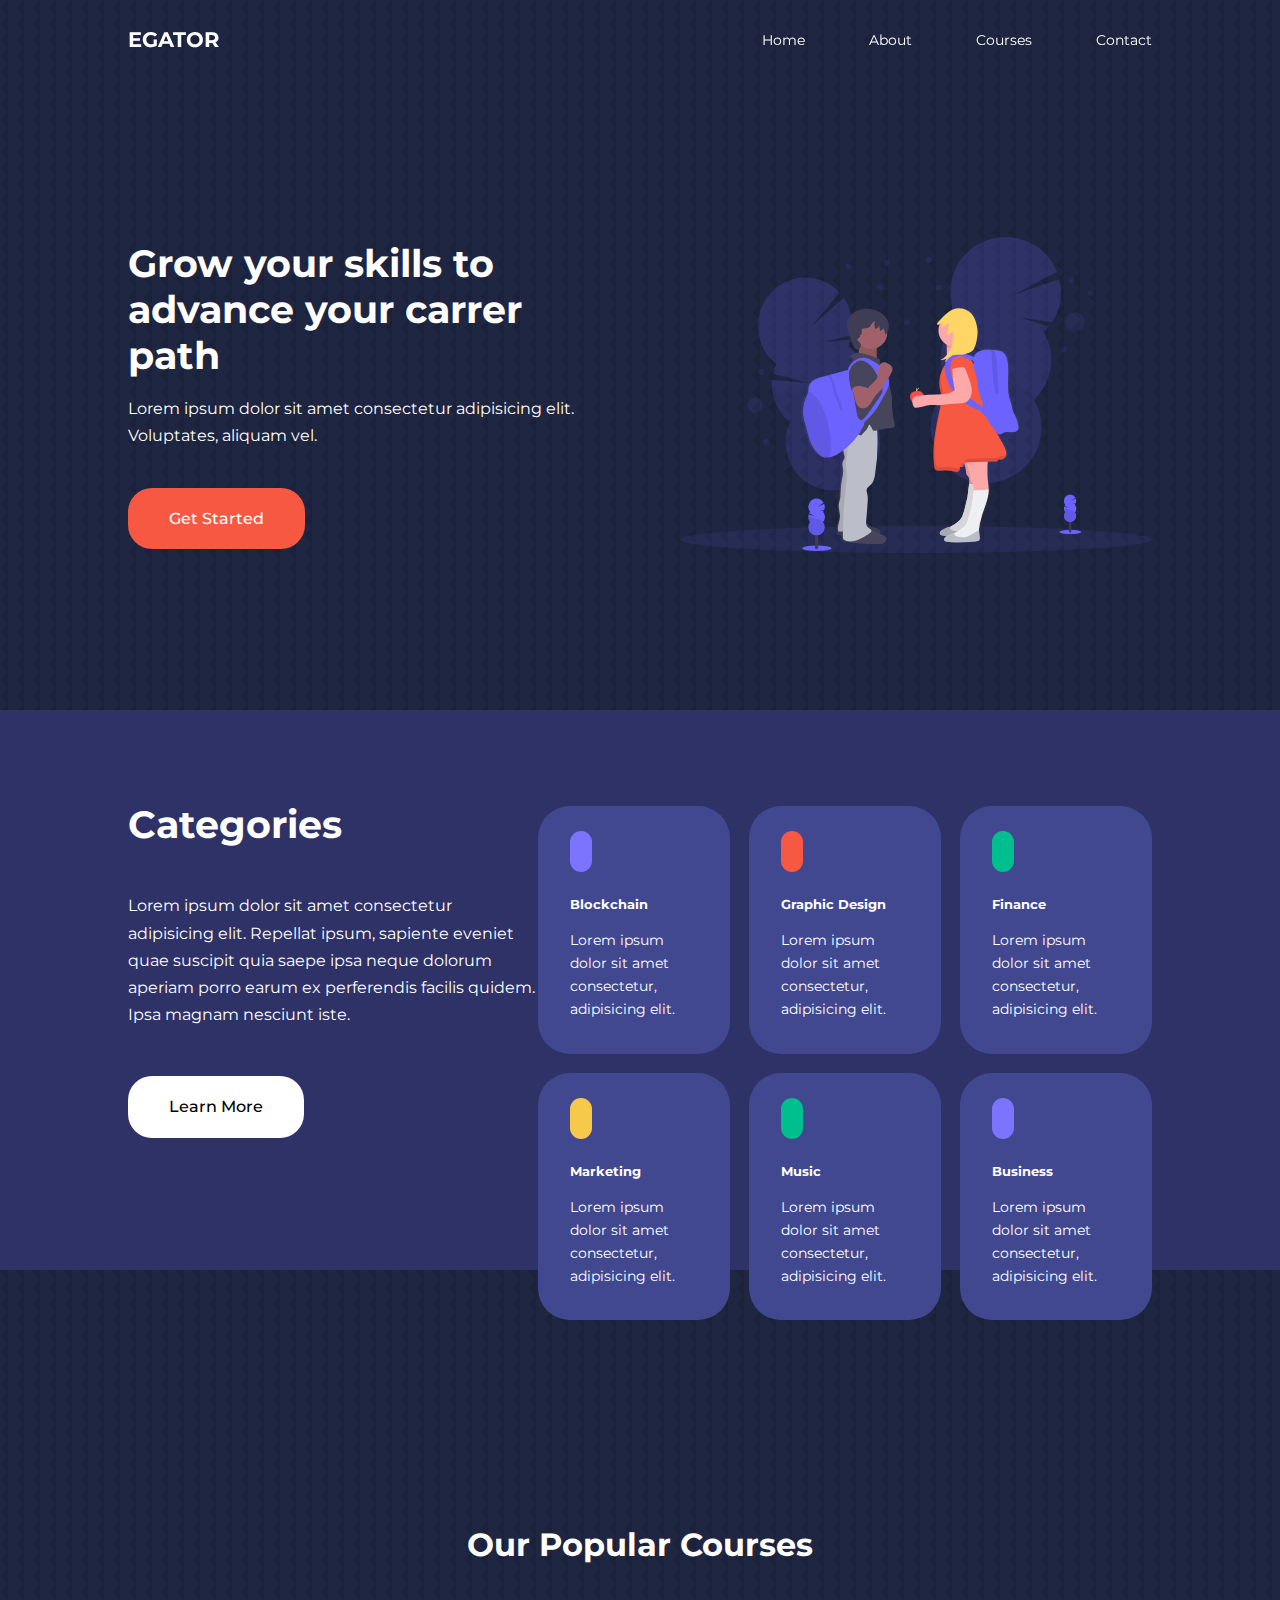
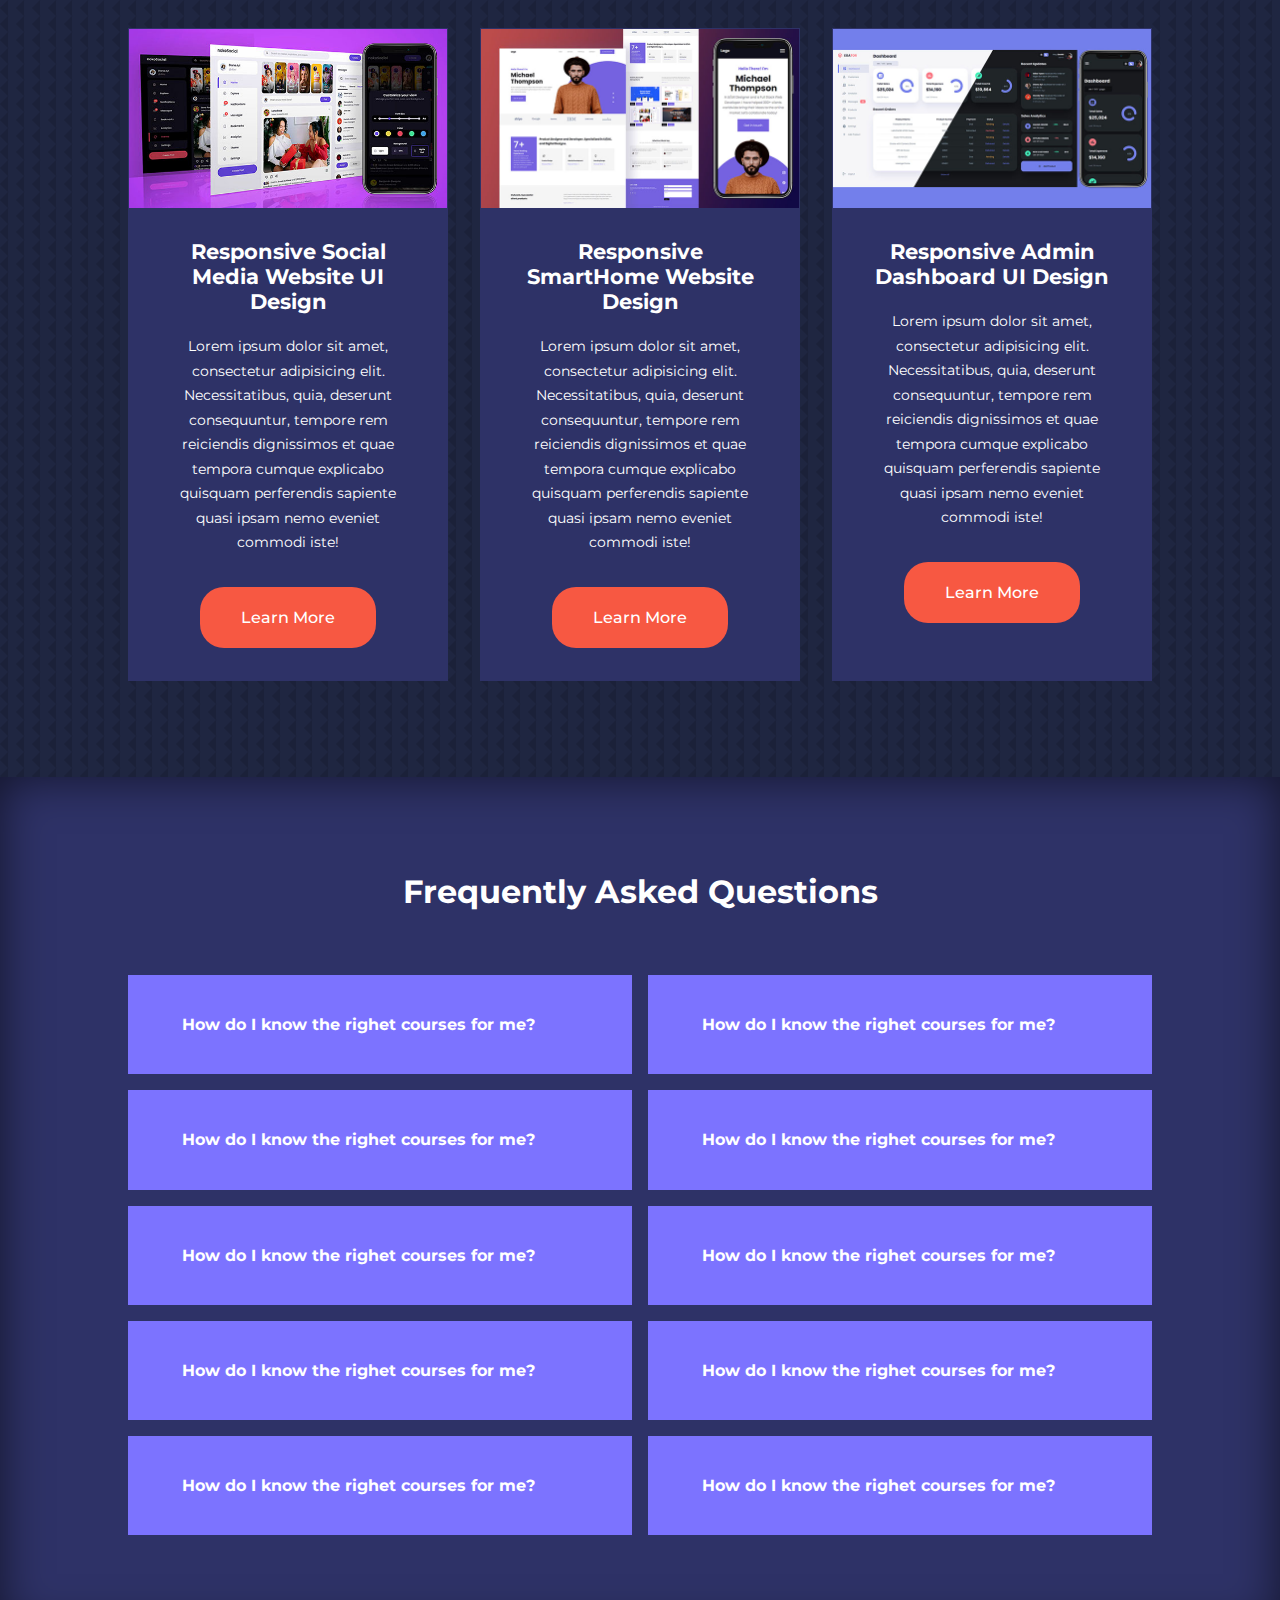
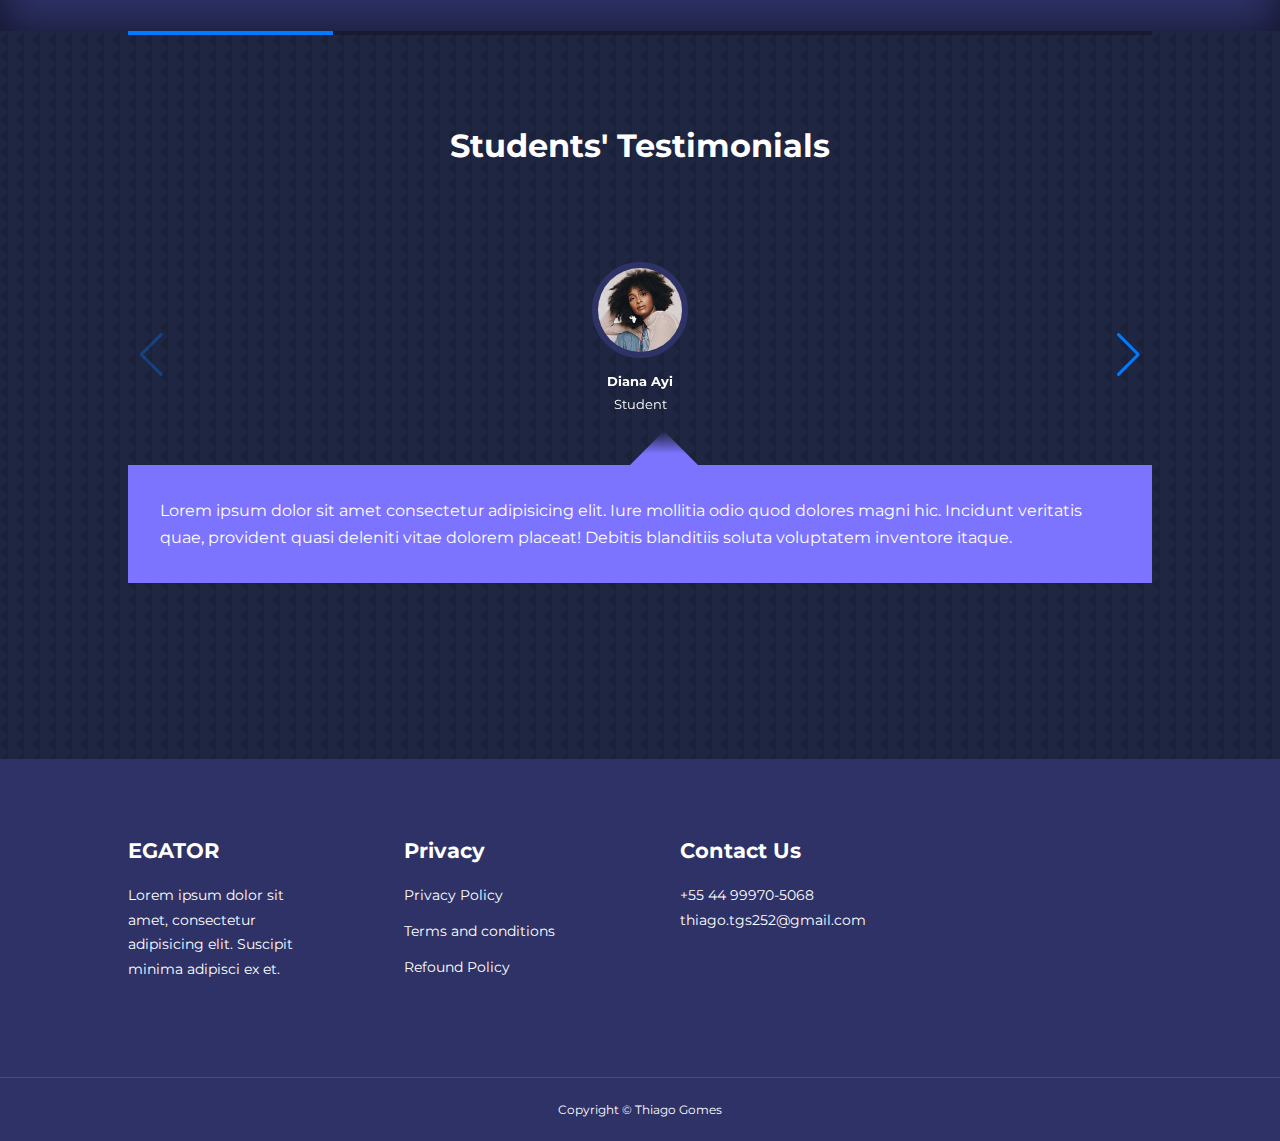
<file: index.html>
<!DOCTYPE html>
<html lang="pt-br">
  <head>
    <meta charset="UTF-8" />
    <meta http-equiv="X-UA-Compatible" content="IE=edge" />
    <meta name="viewport" content="width=device-width, initial-scale=1.0" />
    <title>Site de cursos</title>
    <link rel="stylesheet" href="css/style.css" />

    <!-- ICONSCOUT -->
    <link
      rel="stylesheet"
      href="https://unicons.iconscout.com/release/v4.0.0/css/line.css"
    />

    <!-- GOOGLE FONTS (MONTSERRAT) -->
    <link rel="preconnect" href="https://fonts.googleapis.com" />
    <link rel="preconnect" href="https://fonts.gstatic.com" crossorigin />
    <link
      href="https://fonts.googleapis.com/css2?family=Montserrat:wght@300;400;500;600;700;800;900&display=swap"
      rel="stylesheet"
    />

    <!-- SWIPER JS -->
    <link
      rel="stylesheet"
      href="https://cdn.jsdelivr.net/npm/swiper@9/swiper-bundle.min.css"
    />

    <style>
      body{
        background-image: url(./images/bg-texture.png);
      }
    </style>
  </head>
  <body>
    <!-- ================== NAVBAR ==================-->

    <nav>
      <div class="container nav_container">
        <a href="index.html"><h4>EGATOR</h4></a>
        <ul class="nav_menu">
          <li><a href="index.html">Home</a></li>
          <li><a href="about.html">About</a></li>
          <li><a href="courses.html">Courses</a></li>
          <li><a href="contact.html">Contact</a></li>
        </ul>
        <button id="open-menu-btn"><i class="uil uil-bars"></i></button>
        <button id="close-menu-btn"><i class="uil uil-multiply"></i></button>
      </div>
    </nav>

    <!-- =============== HEADER =================-->

    <header>
      <div class="container header_container">
        <div class="header_left">
          <h1>Grow your skills to advance your carrer path</h1>
          <p>
            Lorem ipsum dolor sit amet consectetur adipisicing elit. Voluptates,
            aliquam vel.
          </p>
          <a href="courses.html" class="btn btn-primary">Get Started</a>
        </div>

        <div class="header_right">
          <div class="header_right-image">
            <img src="images/header.svg" />
          </div>
        </div>
      </div>
    </header>

    <!-- ================= CATEGORIES ================ -->

    <section class="categories">
      <div class="container categories_container">
        <div class="categories_left">
          <h1>Categories</h1>
          <p>
            Lorem ipsum dolor sit amet consectetur adipisicing elit. Repellat
            ipsum, sapiente eveniet quae suscipit quia saepe ipsa neque dolorum
            aperiam porro earum ex perferendis facilis quidem. Ipsa magnam
            nesciunt iste.
          </p>
          <a href="#" class="btn">Learn More</a>
        </div>

        <div class="categories_right">
          <article class="category">
            <span class="category_icon"
              ><i class="uil uil-bitcoin-circle"></i
            ></span>
            <h5>Blockchain</h5>
            <p>Lorem ipsum dolor sit amet consectetur, adipisicing elit.</p>
          </article>

          <article class="category">
            <span class="category_icon"><i class="uil uil-palette"></i></span>
            <h5>Graphic Design</h5>
            <p>Lorem ipsum dolor sit amet consectetur, adipisicing elit.</p>
          </article>

          <article class="category">
            <span class="category_icon"
              ><i class="uil uil-usd-circle"></i
            ></span>
            <h5>Finance</h5>
            <p>Lorem ipsum dolor sit amet consectetur, adipisicing elit.</p>
          </article>

          <article class="category">
            <span class="category_icon"><i class="uil uil-megaphone"></i></span>
            <h5>Marketing</h5>
            <p>Lorem ipsum dolor sit amet consectetur, adipisicing elit.</p>
          </article>

          <article class="category">
            <span class="category_icon"><i class="uil uil-music"></i></span>
            <h5>Music</h5>
            <p>Lorem ipsum dolor sit amet consectetur, adipisicing elit.</p>
          </article>

          <article class="category">
            <span class="category_icon"
              ><i class="uil uil-puzzle-piece"></i
            ></span>
            <h5>Business</h5>
            <p>Lorem ipsum dolor sit amet consectetur, adipisicing elit.</p>
          </article>
        </div>
      </div>
    </section>

    <!-- ============== COURSES ============== -->

    <section class="courses">
      <h2>Our Popular Courses</h2>
      <div class="container courses_container">
        <article class="course">
          <div class="course_image">
            <img src="images/course1.jpg" />
          </div>
          <div class="course_info">
            <h4>Responsive Social Media Website UI Design</h4>
            <p>
              Lorem ipsum dolor sit amet, consectetur adipisicing elit.
              Necessitatibus, quia, deserunt consequuntur, tempore rem
              reiciendis dignissimos et quae tempora cumque explicabo quisquam
              perferendis sapiente quasi ipsam nemo eveniet commodi iste!
            </p>
            <a href="courses.html" class="btn btn-primary">Learn More</a>
          </div>
        </article>

        <article class="course">
          <div class="course_image">
            <img src="images/course2.jpg" />
          </div>
          <div class="course_info">
            <h4>Responsive SmartHome Website Design</h4>
            <p>
              Lorem ipsum dolor sit amet, consectetur adipisicing elit.
              Necessitatibus, quia, deserunt consequuntur, tempore rem
              reiciendis dignissimos et quae tempora cumque explicabo quisquam
              perferendis sapiente quasi ipsam nemo eveniet commodi iste!
            </p>
            <a href="courses.html" class="btn btn-primary">Learn More</a>
          </div>
        </article>

        <article class="course">
          <div class="course_image">
            <img src="images/course3.jpg" />
          </div>
          <div class="course_info">
            <h4>Responsive Admin Dashboard UI Design</h4>
            <p>
              Lorem ipsum dolor sit amet, consectetur adipisicing elit.
              Necessitatibus, quia, deserunt consequuntur, tempore rem
              reiciendis dignissimos et quae tempora cumque explicabo quisquam
              perferendis sapiente quasi ipsam nemo eveniet commodi iste!
            </p>
            <a href="courses.html" class="btn btn-primary">Learn More</a>
          </div>
        </article>
      </div>
    </section>

    <!-- ================= FAQS =================== -->

    <section class="faqs">
      <h2>Frequently Asked Questions</h2>
      <div class="container faqs_container">
        <article class="faq">
          <div class="faq_icon"><i class="uil uil-plus"></i></div>
          <div class="question_answer">
            <h4>How do I know the righet courses for me?</h4>
            <p>
              Lorem ipsum dolor sit, amet consectetur adipisicing elit.
              Temporibus inventore vel cumque ullam corporis, animi ipsa modi
              dolor, repudiandae accusantium amet tenetur tempore error
              obcaecati odio eius, debitis aut impedit?
            </p>
          </div>
        </article>

        <article class="faq">
          <div class="faq_icon"><i class="uil uil-plus"></i></div>
          <div class="question_answer">
            <h4>How do I know the righet courses for me?</h4>
            <p>
              Lorem ipsum dolor sit, amet consectetur adipisicing elit.
              Temporibus inventore vel cumque ullam corporis, animi ipsa modi
              dolor, repudiandae accusantium amet tenetur tempore error
              obcaecati odio eius, debitis aut impedit?
            </p>
          </div>
        </article>

        <article class="faq">
          <div class="faq_icon"><i class="uil uil-plus"></i></div>
          <div class="question_answer">
            <h4>How do I know the righet courses for me?</h4>
            <p>
              Lorem ipsum dolor sit, amet consectetur adipisicing elit.
              Temporibus inventore vel cumque ullam corporis, animi ipsa modi
              dolor, repudiandae accusantium amet tenetur tempore error
              obcaecati odio eius, debitis aut impedit?
            </p>
          </div>
        </article>

        <article class="faq">
          <div class="faq_icon"><i class="uil uil-plus"></i></div>
          <div class="question_answer">
            <h4>How do I know the righet courses for me?</h4>
            <p>
              Lorem ipsum dolor sit, amet consectetur adipisicing elit.
              Temporibus inventore vel cumque ullam corporis, animi ipsa modi
              dolor, repudiandae accusantium amet tenetur tempore error
              obcaecati odio eius, debitis aut impedit?
            </p>
          </div>
        </article>

        <article class="faq">
          <div class="faq_icon"><i class="uil uil-plus"></i></div>
          <div class="question_answer">
            <h4>How do I know the righet courses for me?</h4>
            <p>
              Lorem ipsum dolor sit, amet consectetur adipisicing elit.
              Temporibus inventore vel cumque ullam corporis, animi ipsa modi
              dolor, repudiandae accusantium amet tenetur tempore error
              obcaecati odio eius, debitis aut impedit?
            </p>
          </div>
        </article>

        <article class="faq">
          <div class="faq_icon"><i class="uil uil-plus"></i></div>
          <div class="question_answer">
            <h4>How do I know the righet courses for me?</h4>
            <p>
              Lorem ipsum dolor sit, amet consectetur adipisicing elit.
              Temporibus inventore vel cumque ullam corporis, animi ipsa modi
              dolor, repudiandae accusantium amet tenetur tempore error
              obcaecati odio eius, debitis aut impedit?
            </p>
          </div>
        </article>

        <article class="faq">
          <div class="faq_icon"><i class="uil uil-plus"></i></div>
          <div class="question_answer">
            <h4>How do I know the righet courses for me?</h4>
            <p>
              Lorem ipsum dolor sit, amet consectetur adipisicing elit.
              Temporibus inventore vel cumque ullam corporis, animi ipsa modi
              dolor, repudiandae accusantium amet tenetur tempore error
              obcaecati odio eius, debitis aut impedit?
            </p>
          </div>
        </article>

        <article class="faq">
          <div class="faq_icon"><i class="uil uil-plus"></i></div>
          <div class="question_answer">
            <h4>How do I know the righet courses for me?</h4>
            <p>
              Lorem ipsum dolor sit, amet consectetur adipisicing elit.
              Temporibus inventore vel cumque ullam corporis, animi ipsa modi
              dolor, repudiandae accusantium amet tenetur tempore error
              obcaecati odio eius, debitis aut impedit?
            </p>
          </div>
        </article>

        <article class="faq">
          <div class="faq_icon"><i class="uil uil-plus"></i></div>
          <div class="question_answer">
            <h4>How do I know the righet courses for me?</h4>
            <p>
              Lorem ipsum dolor sit, amet consectetur adipisicing elit.
              Temporibus inventore vel cumque ullam corporis, animi ipsa modi
              dolor, repudiandae accusantium amet tenetur tempore error
              obcaecati odio eius, debitis aut impedit?
            </p>
          </div>
        </article>

        <article class="faq">
          <div class="faq_icon"><i class="uil uil-plus"></i></div>
          <div class="question_answer">
            <h4>How do I know the righet courses for me?</h4>
            <p>
              Lorem ipsum dolor sit, amet consectetur adipisicing elit.
              Temporibus inventore vel cumque ullam corporis, animi ipsa modi
              dolor, repudiandae accusantium amet tenetur tempore error
              obcaecati odio eius, debitis aut impedit?
            </p>
          </div>
        </article>
      </div>
    </section>

    <!-- ================== TESTIMONIALS ===================== -->

    <section class="container testimonials_container mySwiper">
      <h2>Students' Testimonials</h2>
      <div class="swiper-wrapper">
        <article class="testimonial swiper-slide">
          <div class="avatar">
            <img src="images/avatar1.jpg" />
          </div>
          <div class="testimonial_info">
            <h5>Diana Ayi</h5>
            <small>Student</small>
          </div>
          <div class="testimonial_body">
            <p>
              Lorem ipsum dolor sit amet consectetur adipisicing elit. Iure
              mollitia odio quod dolores magni hic. Incidunt veritatis quae,
              provident quasi deleniti vitae dolorem placeat! Debitis blanditiis
              soluta voluptatem inventore itaque.
            </p>
          </div>
        </article>

        <article class="testimonial swiper-slide">
          <div class="avatar">
            <img src="images/avatar2.jpg" />
          </div>
          <div class="testimonial_info">
            <h5>Ernest Achiever</h5>
            <small>Web Developer</small>
          </div>
          <div class="testimonial_body">
            <p>
              Lorem ipsum dolor sit amet consectetur adipisicing elit. Iure
              mollitia odio quod dolores magni hic. Incidunt veritatis quae,
              provident quasi deleniti vitae dolorem placeat! Debitis blanditiis
              soluta voluptatem inventore itaque.
            </p>
          </div>
        </article>

        <article class="testimonial swiper-slide">
          <div class="avatar">
            <img src="images/avatar3.jpg" />
          </div>
          <div class="testimonial_info">
            <h5>Edem Quist</h5>
            <small>Student</small>
          </div>
          <div class="testimonial_body">
            <p>
              Lorem ipsum dolor sit amet consectetur adipisicing elit. Iure
              mollitia odio quod dolores magni hic. Incidunt veritatis quae,
              provident quasi deleniti vitae dolorem placeat! Debitis blanditiis
              soluta voluptatem inventore itaque.
            </p>
          </div>
        </article>

        <article class="testimonial swiper-slide">
          <div class="avatar">
            <img src="images/avatar4.jpg" />
          </div>
          <div class="testimonial_info">
            <h5>Hajia Bintu</h5>
            <small>Student</small>
          </div>
          <div class="testimonial_body">
            <p>
              Lorem ipsum dolor sit amet consectetur adipisicing elit. Iure
              mollitia odio quod dolores magni hic. Incidunt veritatis quae,
              provident quasi deleniti vitae dolorem placeat! Debitis blanditiis
              soluta voluptatem inventore itaque.
            </p>
          </div>
        </article>

        <article class="testimonial swiper-slide">
          <div class="avatar">
            <img src="images/avatar5.jpg" />
          </div>
          <div class="testimonial_info">
            <h5>Jane Doe</h5>
            <small>Student</small>
          </div>
          <div class="testimonial_body">
            <p>
              Lorem ipsum dolor sit amet consectetur adipisicing elit. Iure
              mollitia odio quod dolores magni hic. Incidunt veritatis quae,
              provident quasi deleniti vitae dolorem placeat! Debitis blanditiis
              soluta voluptatem inventore itaque.
            </p>
          </div>
        </article>
      </div>
      <div class="swiper-button-next"></div>
      <div class="swiper-button-prev"></div>
      <div class="swiper-pagination"></div>
    </section>

    <!-- ============== FOOTER =============== -->

    <footer>
      <div class="container footer_container">
        <div class="footer_1">
          <a href="index.html" class="footer_logo"><h4>EGATOR</h4></a>
          <p>
            Lorem ipsum dolor sit amet, consectetur adipisicing elit. Suscipit
            minima adipisci ex et.
          </p>
        </div>

        <div class="footer_3">
          <h4>Privacy</h4>
          <ul class="privacy">
            <li><a href="#"></a>Privacy Policy</li>
            <li><a href="#"></a>Terms and conditions</li>
            <li><a href="#"></a>Refound Policy</li>
          </ul>
        </div>

        <div class="footer_4">
          <h4>Contact Us</h4>
          <div>
            <p>+55 44 99970-5068</p>
            <p>thiago.tgs252@gmail.com</p>
          </div>

          <ul class="footer_socials">
            <li>
              <a href="https://www.instagram.com/thiagogs2_/" target="_blank"
                ><i class="uil uil-instagram"></i
              ></a>
            </li>
            <li>
              <a href="https://github.com/ThiagoGs202" target="_blank"
                ><i class="uil uil-github"></i
              ></a>
            </li>
            <li>
              <a
                href="https://www.linkedin.com/in/thiago-gomes252/"
                target="_blank"
                ><i class="uil uil-linkedin"></i
              ></a>
            </li>
          </ul>
        </div>
      </div>
      <div class="footer_copyright">
        <small>Copyright &copy; Thiago Gomes</small>
      </div>
    </footer>

    <!-- ============== JAVASCRIPT ============= -->

    <script src="https://cdn.jsdelivr.net/npm/swiper@9/swiper-bundle.min.js"></script>
    <script src="main.js"></script>

    <script>
      var swiper = new Swiper(".mySwiper", {
        pagination: {
          el: ".swiper-pagination",
          type: "progressbar",
        },
        navigation: {
          nextEl: ".swiper-button-next",
          prevEl: ".swiper-button-prev",
        },
      });
    </script>
    <!-- FIM  -->
  </body>
</html>
</file>
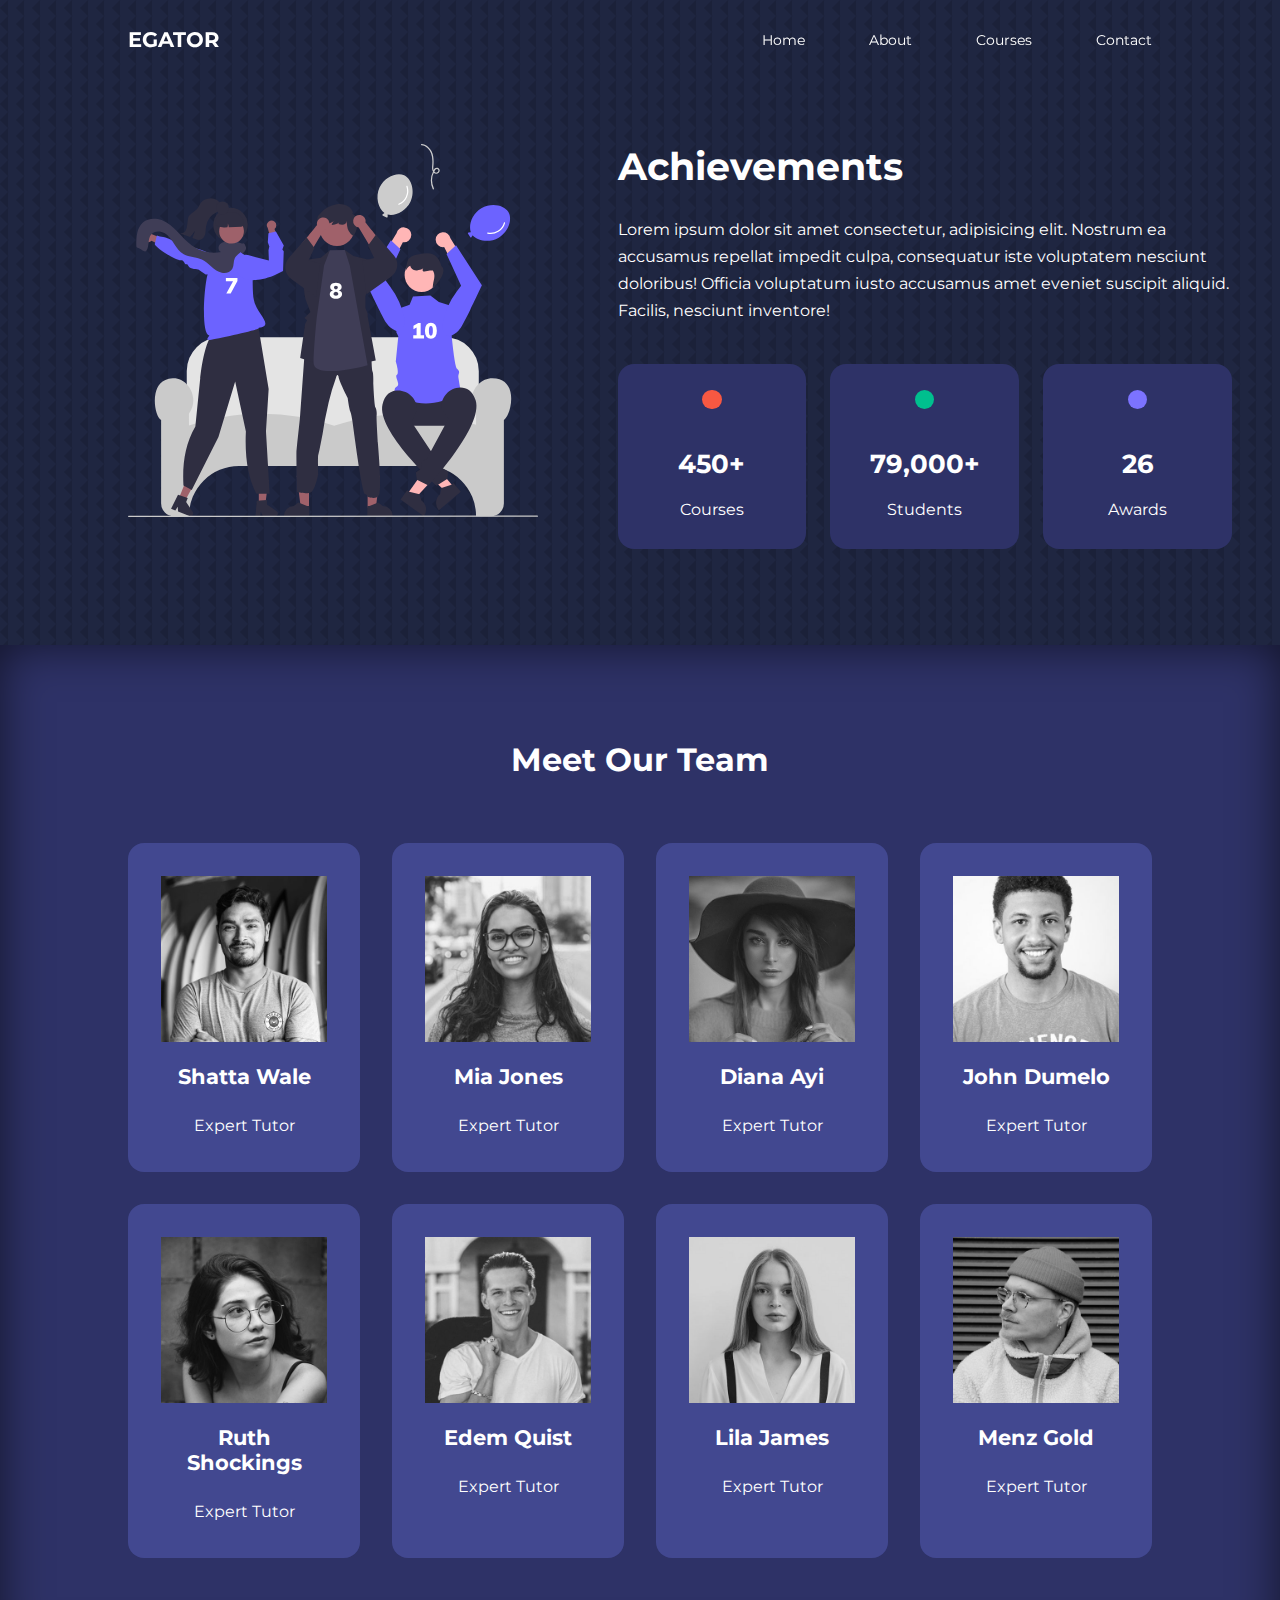
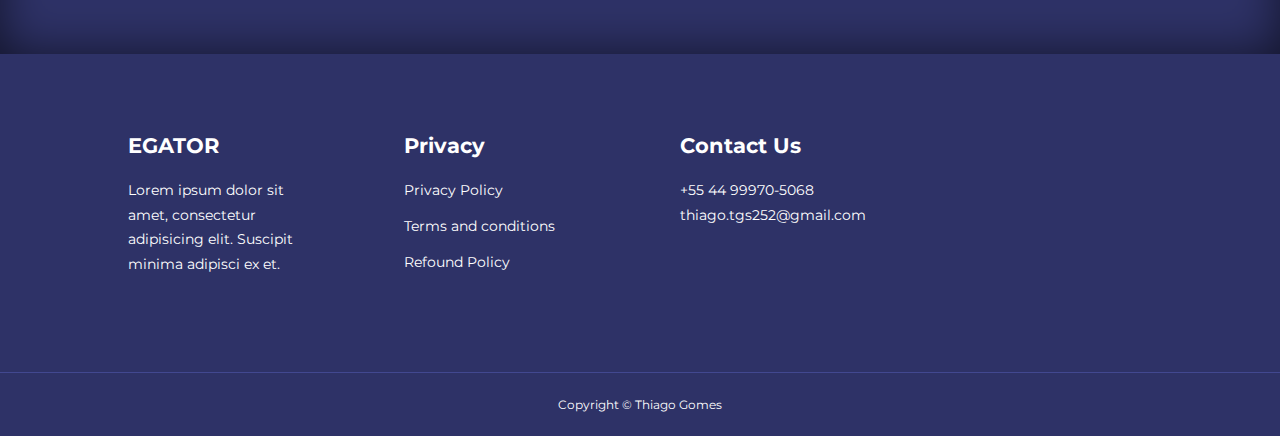
<file: about.html>
<!DOCTYPE html>
<html lang="pt-br">
  <head>
    <meta charset="UTF-8" />
    <meta http-equiv="X-UA-Compatible" content="IE=edge" />
    <meta name="viewport" content="width=device-width, initial-scale=1.0" />
    <title>Site de cursos</title>
    <link rel="stylesheet" href="css/style.css" />
    <link rel="stylesheet" href="css/about.css" />

    <!-- ICONSCOUT -->
    <link
      rel="stylesheet"
      href="https://unicons.iconscout.com/release/v4.0.0/css/line.css"
    />

    <!-- GOOGLE FONTS (MONTSERRAT) -->
    <link rel="preconnect" href="https://fonts.googleapis.com" />
    <link rel="preconnect" href="https://fonts.gstatic.com" crossorigin />
    <link
      href="https://fonts.googleapis.com/css2?family=Montserrat:wght@300;400;500;600;700;800;900&display=swap"
      rel="stylesheet"
    />
    <style>
      body {
        background-image: url(./images/bg-texture.png);
      }
    </style>
  </head>
  <body>
    <!-- ================== NAVBAR ==================-->

    <nav>
      <div class="container nav_container">
        <a href="index.html"><h4>EGATOR</h4></a>
        <ul class="nav_menu">
          <li><a href="index.html">Home</a></li>
          <li><a href="about.html">About</a></li>
          <li><a href="courses.html">Courses</a></li>
          <li><a href="contact.html">Contact</a></li>
        </ul>
        <button id="open-menu-btn"><i class="uil uil-bars"></i></button>
        <button id="close-menu-btn"><i class="uil uil-multiply"></i></button>
      </div>
    </nav>

    <!-- ==================== ACHIEVEMENTS ====================== -->

    <section class="about_achievements">
      <div class="container about_achievements-container">
        <div class="about_achievements-left">
          <img src="./images/about achievements.svg" />
        </div>

        <div class="about_achievements-right">
          <h1>Achievements</h1>
          <p>
            Lorem ipsum dolor sit amet consectetur, adipisicing elit. Nostrum ea
            accusamus repellat impedit culpa, consequatur iste voluptatem
            nesciunt doloribus! Officia voluptatum iusto accusamus amet eveniet
            suscipit aliquid. Facilis, nesciunt inventore!
          </p>
          <div class="achievements_cards">
            <article class="achievement_card">
              <span class="achievement_icon">
                <i><i class="uil uil-video"></i></i>
              </span>
              <h3>450+</h3>
              <p>Courses</p>
            </article>

            <article class="achievement_card">
              <span class="achievement_icon">
                <i class="uil uil-users-alt"></i>
              </span>
              <h3>79,000+</h3>
              <p>Students</p>
            </article>

            <article class="achievement_card">
              <span class="achievement_icon">
                <i class="uil uil-award"></i>
              </span>
              <h3>26</h3>
              <p>Awards</p>
            </article>
          </div>
        </div>
      </div>
    </section>

    <!-- ==================== TEAM ====================== -->

    <section class="team">
      <h2>Meet Our Team</h2>
      <div class="container team_container">
        <article class="article team_member">
          <div class="team_member-image">
            <img src="./images/tm1.jpg" />
          </div>
          <div class="team_member-info">
            <h4>Shatta Wale</h4>
            <p>Expert Tutor</p>
          </div>
          <div class="team_member-socials">
            <a href="#" target="_blank"><i class="uil uil-instagram"></i></a>
            <a href="#" target="_blank"><i class="uil uil-twitter-alt"></i></a>
            <a href="#" target="_blank"><i class="uil uil-linkedin"></i></a>
          </div>
        </article>

        <article class="article team_member">
          <div class="team_member-image">
            <img src="./images/tm2.jpg" />
          </div>
          <div class="team_member-info">
            <h4>Mia Jones</h4>
            <p>Expert Tutor</p>
          </div>
          <div class="team_member-socials">
            <a href="#" target="_blank"><i class="uil uil-instagram"></i></a>
            <a href="#" target="_blank"><i class="uil uil-twitter-alt"></i></a>
            <a href="#" target="_blank"><i class="uil uil-linkedin"></i></a>
          </div>
        </article>

        <article class="article team_member">
          <div class="team_member-image">
            <img src="./images/tm3.jpg" />
          </div>
          <div class="team_member-info">
            <h4>Diana Ayi</h4>
            <p>Expert Tutor</p>
          </div>
          <div class="team_member-socials">
            <a href="#" target="_blank"><i class="uil uil-instagram"></i></a>
            <a href="#" target="_blank"><i class="uil uil-twitter-alt"></i></a>
            <a href="#" target="_blank"><i class="uil uil-linkedin"></i></a>
          </div>
        </article>

        <article class="article team_member">
          <div class="team_member-image">
            <img src="./images/tm4.jpg" />
          </div>
          <div class="team_member-info">
            <h4>John Dumelo</h4>
            <p>Expert Tutor</p>
          </div>
          <div class="team_member-socials">
            <a href="#" target="_blank"><i class="uil uil-instagram"></i></a>
            <a href="#" target="_blank"><i class="uil uil-twitter-alt"></i></a>
            <a href="#" target="_blank"><i class="uil uil-linkedin"></i></a>
          </div>
        </article>

        <article class="article team_member">
          <div class="team_member-image">
            <img src="./images/tm5.jpg" />
          </div>
          <div class="team_member-info">
            <h4>Ruth Shockings</h4>
            <p>Expert Tutor</p>
          </div>
          <div class="team_member-socials">
            <a href="#" target="_blank"><i class="uil uil-instagram"></i></a>
            <a href="#" target="_blank"><i class="uil uil-twitter-alt"></i></a>
            <a href="#" target="_blank"><i class="uil uil-linkedin"></i></a>
          </div>
        </article>

        <article class="article team_member">
          <div class="team_member-image">
            <img src="./images/tm6.jpg" />
          </div>
          <div class="team_member-info">
            <h4>Edem Quist</h4>
            <p>Expert Tutor</p>
          </div>
          <div class="team_member-socials">
            <a href="#" target="_blank"><i class="uil uil-instagram"></i></a>
            <a href="#" target="_blank"><i class="uil uil-twitter-alt"></i></a>
            <a href="#" target="_blank"><i class="uil uil-linkedin"></i></a>
          </div>
        </article>

        <article class="article team_member">
          <div class="team_member-image">
            <img src="./images/tm7.jpg" />
          </div>
          <div class="team_member-info">
            <h4>Lila James</h4>
            <p>Expert Tutor</p>
          </div>
          <div class="team_member-socials">
            <a href="#" target="_blank"><i class="uil uil-instagram"></i></a>
            <a href="#" target="_blank"><i class="uil uil-twitter-alt"></i></a>
            <a href="#" target="_blank"><i class="uil uil-linkedin"></i></a>
          </div>
        </article>

        <article class="article team_member">
          <div class="team_member-image">
            <img src="./images/tm8.jpg" />
          </div>
          <div class="team_member-info">
            <h4>Menz Gold</h4>
            <p>Expert Tutor</p>
          </div>
          <div class="team_member-socials">
            <a href="#" target="_blank"><i class="uil uil-instagram"></i></a>
            <a href="#" target="_blank"><i class="uil uil-twitter-alt"></i></a>
            <a href="#" target="_blank"><i class="uil uil-linkedin"></i></a>
          </div>
        </article>
      </div>
    </section>

    <!-- ==================== FOOTER ===================== -->

    <footer>
      <div class="container footer_container">
        <div class="footer_1">
          <a href="index.html" class="footer_logo"><h4>EGATOR</h4></a>
          <p>
            Lorem ipsum dolor sit amet, consectetur adipisicing elit. Suscipit
            minima adipisci ex et.
          </p>
        </div>

        <div class="footer_3">
          <h4>Privacy</h4>
          <ul class="privacy">
            <li><a href="#"></a>Privacy Policy</li>
            <li><a href="#"></a>Terms and conditions</li>
            <li><a href="#"></a>Refound Policy</li>
          </ul>
        </div>

        <div class="footer_4">
          <h4>Contact Us</h4>
          <div>
            <p>+55 44 99970-5068</p>
            <p>thiago.tgs252@gmail.com</p>
          </div>

          <ul class="footer_socials">
            <li>
              <a href="https://www.instagram.com/thiagogs2_/" target="_blank"
                ><i class="uil uil-instagram"></i
              ></a>
            </li>
            <li>
              <a href="https://github.com/ThiagoGs202" target="_blank"
                ><i class="uil uil-github"></i
              ></a>
            </li>
            <li>
              <a
                href="https://www.linkedin.com/in/thiago-gomes252/"
                target="_blank"
                ><i class="uil uil-linkedin"></i
              ></a>
            </li>
          </ul>
        </div>
      </div>
      <div class="footer_copyright">
        <small>Copyright &copy; Thiago Gomes</small>
      </div>
    </footer>

    <!-- ============== JAVASCRIPT ============= -->

    <script src="main.js"></script>

    <!-- FIM  -->
  </body>
</html>
</file>
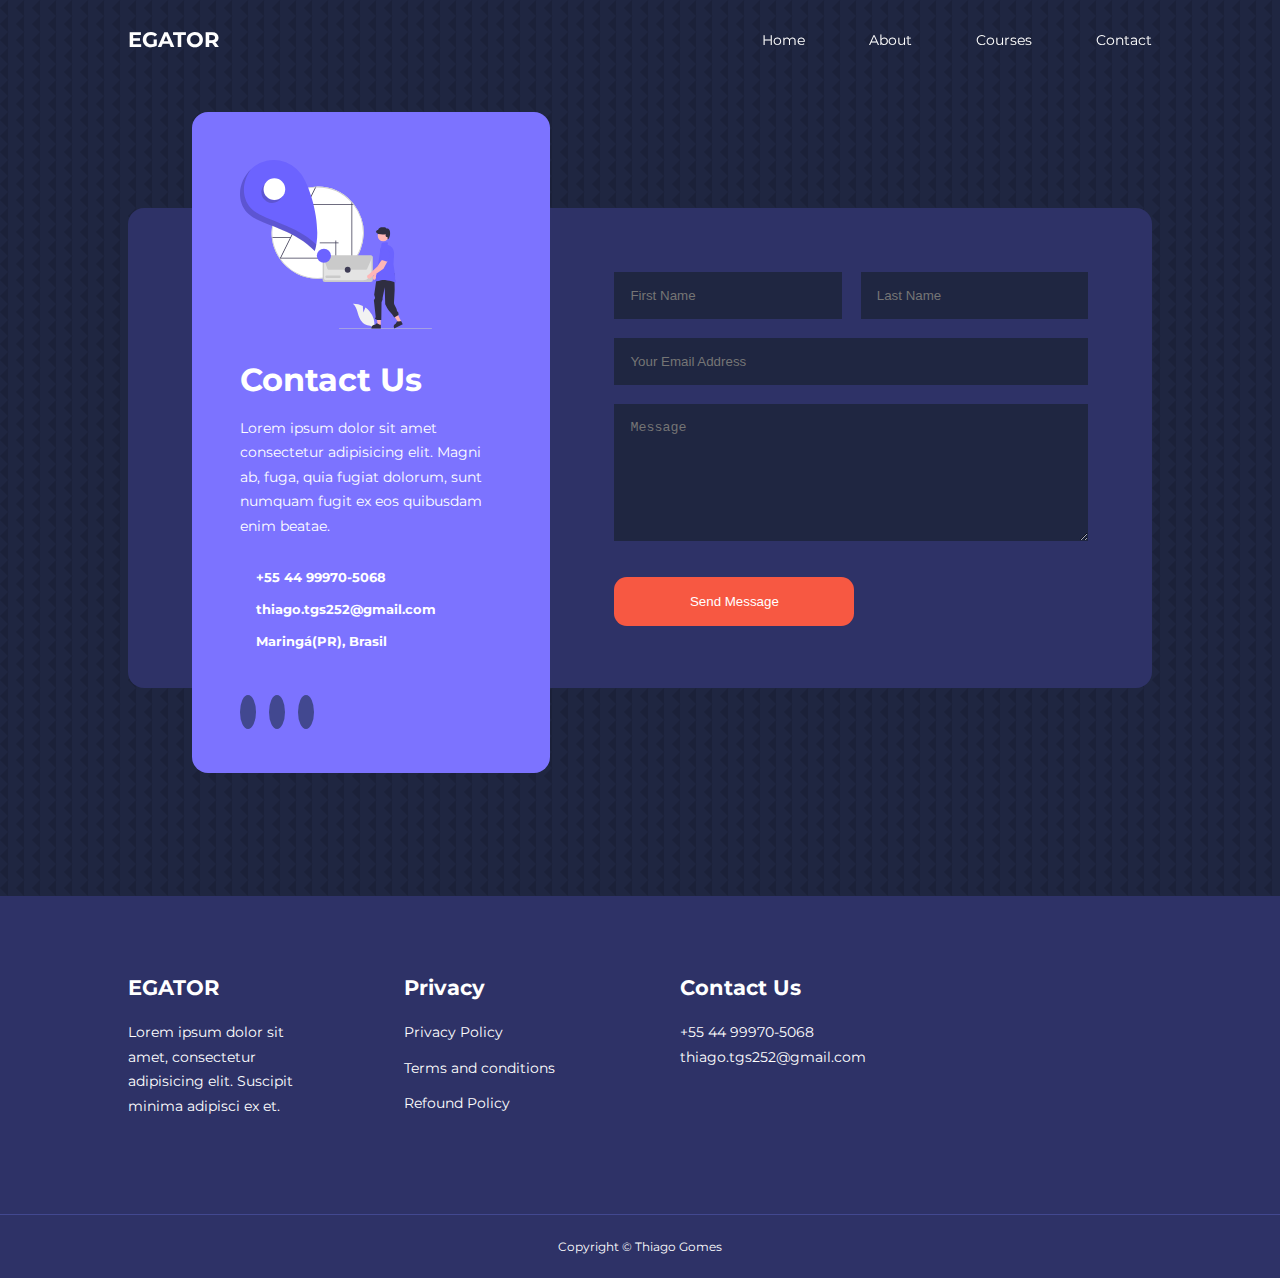
<file: contact.html>
<!DOCTYPE html>
<html lang="pt-br">
  <head>
    <meta charset="UTF-8" />
    <meta http-equiv="X-UA-Compatible" content="IE=edge" />
    <meta name="viewport" content="width=device-width, initial-scale=1.0" />
    <title>Site de cursos</title>
    <link rel="stylesheet" href="./css/style.css" />
    <link rel="stylesheet" href="./css/contact.css" />
    <style>
      .courses {
        margin-top: 1rem;
      }
      body {
        background-image: url(./images/bg-texture.png);
      }
    </style>

    <!-- ICONSCOUT -->
    <link
      rel="stylesheet"
      href="https://unicons.iconscout.com/release/v4.0.0/css/line.css"
    />

    <!-- GOOGLE FONTS (MONTSERRAT) -->
    <link rel="preconnect" href="https://fonts.googleapis.com" />
    <link rel="preconnect" href="https://fonts.gstatic.com" crossorigin />
    <link
      href="https://fonts.googleapis.com/css2?family=Montserrat:wght@300;400;500;600;700;800;900&display=swap"
      rel="stylesheet"
    />
  </head>
  <body>
    <!-- ================== NAVBAR ==================-->

    <nav>
      <div class="container nav_container">
        <a href="index.html"><h4>EGATOR</h4></a>
        <ul class="nav_menu">
          <li><a href="index.html">Home</a></li>
          <li><a href="about.html">About</a></li>
          <li><a href="courses.html">Courses</a></li>
          <li><a href="contact.html">Contact</a></li>
        </ul>
        <button id="open-menu-btn"><i class="uil uil-bars"></i></button>
        <button id="close-menu-btn"><i class="uil uil-multiply"></i></button>
      </div>
    </nav>

    <!-- ================= CONTACT ===================== -->

    <section class="contact">
      <div class="container contact_container">
        <aside class="contact_aside">
          <div class="aside_image">
            <img src="images/contact.svg" />
          </div>
          <h2>Contact Us</h2>
          <p>
            Lorem ipsum dolor sit amet consectetur adipisicing elit. Magni ab,
            fuga, quia fugiat dolorum, sunt numquam fugit ex eos quibusdam enim
            beatae.
          </p>
          <ul class="contact_details">
            <li>
              <i class="uil uil-phone-times"></i>
              <h5>+55 44 99970-5068</h5>
            </li>
            <li>
              <i class="uil uil-envelope"></i>
              <h5>thiago.tgs252@gmail.com</h5>
            </li>
            <li>
              <i class="uil uil-location-point"></i>
              <h5>Maringá(PR), Brasil</h5>
            </li>
          </ul>
          <ul class="contact_socials">
            <li>
              <a href="https://www.instagram.com/thiagogs2_/" target="_blank"
                ><i class="uil uil-instagram-alt"></i
              ></a>
            </li>
            <li>
              <a href="https://github.com/ThiagoGs202" target="_blank"
                ><i class="uil uil-github"></i
              ></a>
            </li>
            <li>
              <a
                href="https://www.linkedin.com/in/thiago-gomes252/"
                target="_blank"
                ><i class="uil uil-linkedin-alt"></i
              ></a>
            </li>
          </ul>
        </aside>

        <!-- =================== FORM =================== -->

        <form
          action="https://formspree.io/f/xoqznwvl"
          method="POST"
          class="contact_form"
        >
          <div class="form_name">
            <input
              type="text"
              name="First name"
              placeholder="First Name"
              required
            />
            <input
              type="text"
              name="Last name"
              placeholder="Last Name"
              required
            />
          </div>
          <input
            type="email"
            name="Email Address"
            placeholder="Your Email Address"
            required
          />
          <textarea
            name="Message"
            rows="7"
            placeholder="Message"
            required
          ></textarea>
          <button type="submit" class="btn btn-primary">Send Message</button>
        </form>
      </div>
    </section>

    <!-- ==================== FOOTER ===================== -->

    <footer>
      <div class="container footer_container">
        <div class="footer_1">
          <a href="index.html" class="footer_logo"><h4>EGATOR</h4></a>
          <p>
            Lorem ipsum dolor sit amet, consectetur adipisicing elit. Suscipit
            minima adipisci ex et.
          </p>
        </div>

        <div class="footer_3">
          <h4>Privacy</h4>
          <ul class="privacy">
            <li><a href="#"></a>Privacy Policy</li>
            <li><a href="#"></a>Terms and conditions</li>
            <li><a href="#"></a>Refound Policy</li>
          </ul>
        </div>

        <div class="footer_4">
          <h4>Contact Us</h4>
          <div>
            <p>+55 44 99970-5068</p>
            <p>thiago.tgs252@gmail.com</p>
          </div>

          <ul class="footer_socials">
            <li>
              <a href="https://www.instagram.com/thiagogs2_/" target="_blank"
                ><i class="uil uil-instagram"></i
              ></a>
            </li>
            <li>
              <a href="https://github.com/ThiagoGs202" target="_blank"
                ><i class="uil uil-github"></i
              ></a>
            </li>
            <li>
              <a
                href="https://www.linkedin.com/in/thiago-gomes252/"
                target="_blank"
                ><i class="uil uil-linkedin"></i
              ></a>
            </li>
          </ul>
        </div>
      </div>
      <div class="footer_copyright">
        <small>Copyright &copy; Thiago Gomes</small>
      </div>
    </footer>

    <!-- ============== JAVASCRIPT ============= -->

    <script src="main.js"></script>

    <!-- FIM  -->
  </body>
</html>
</file>
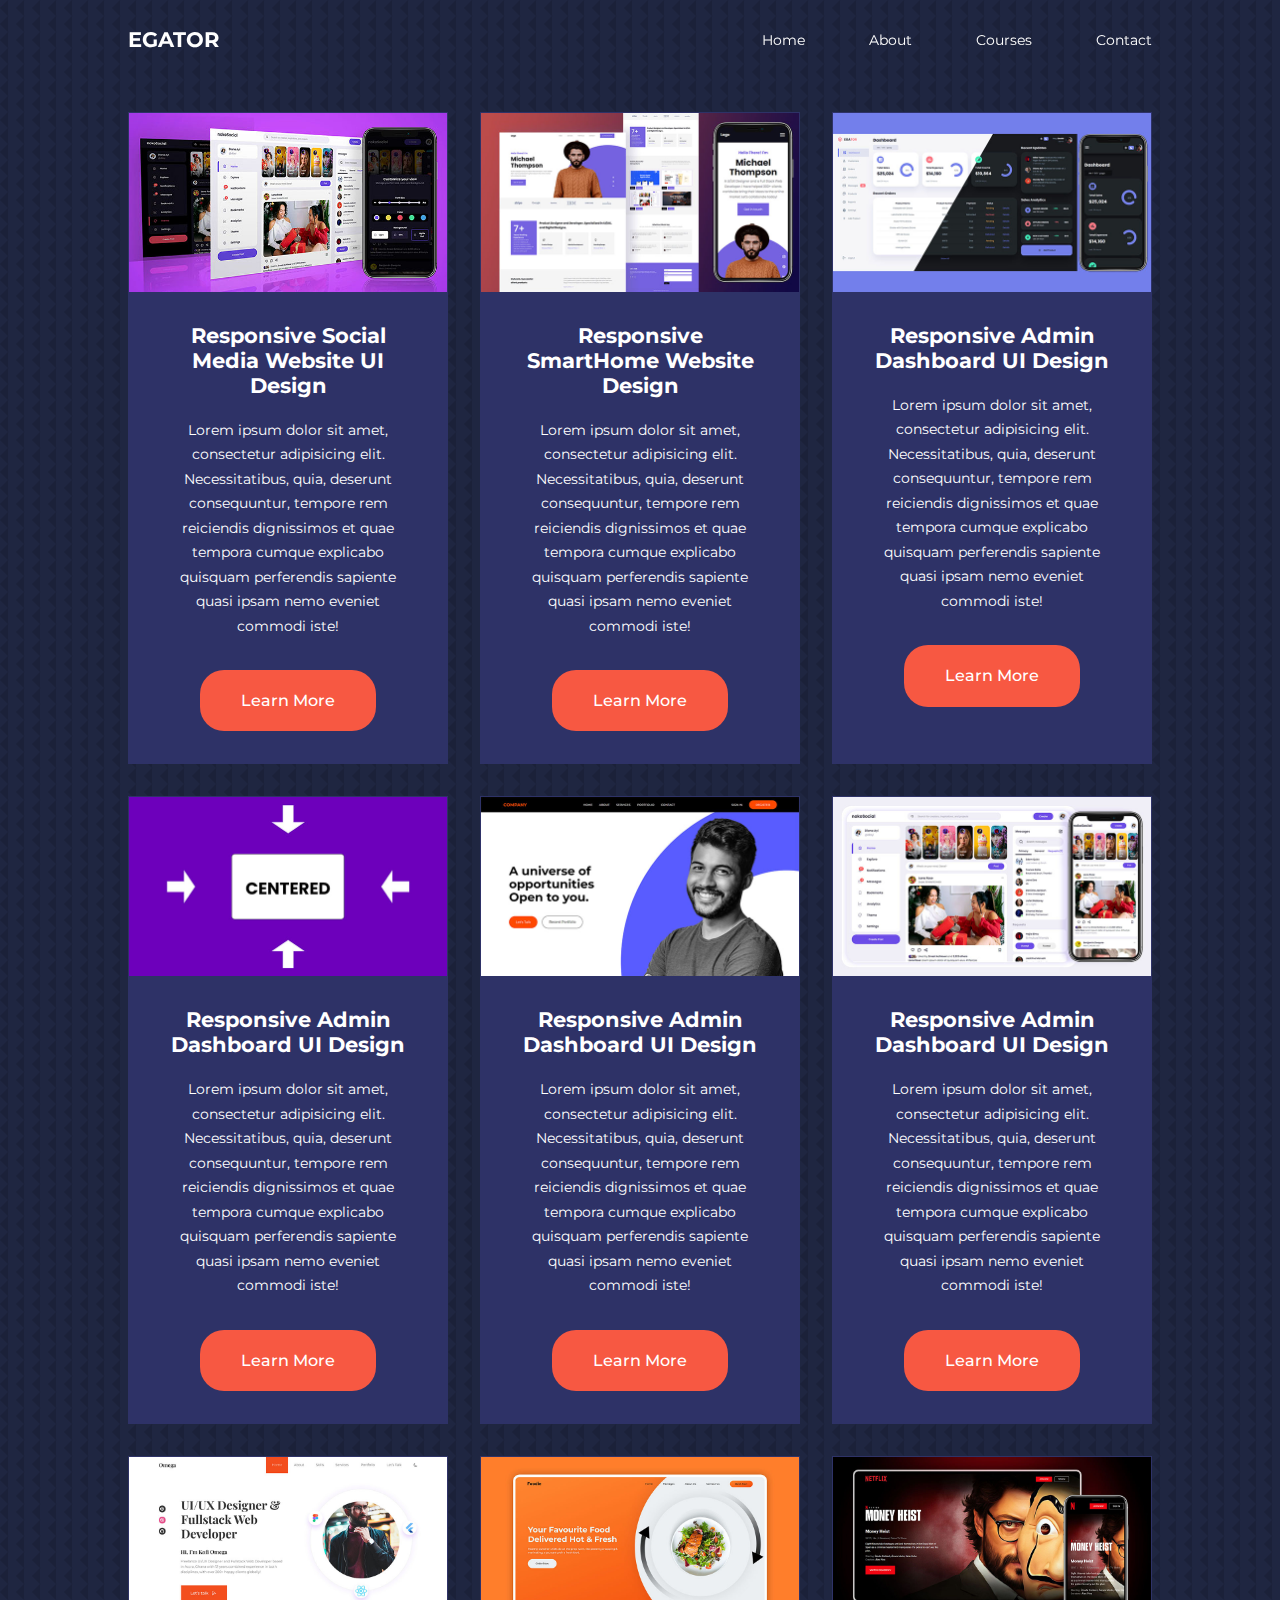
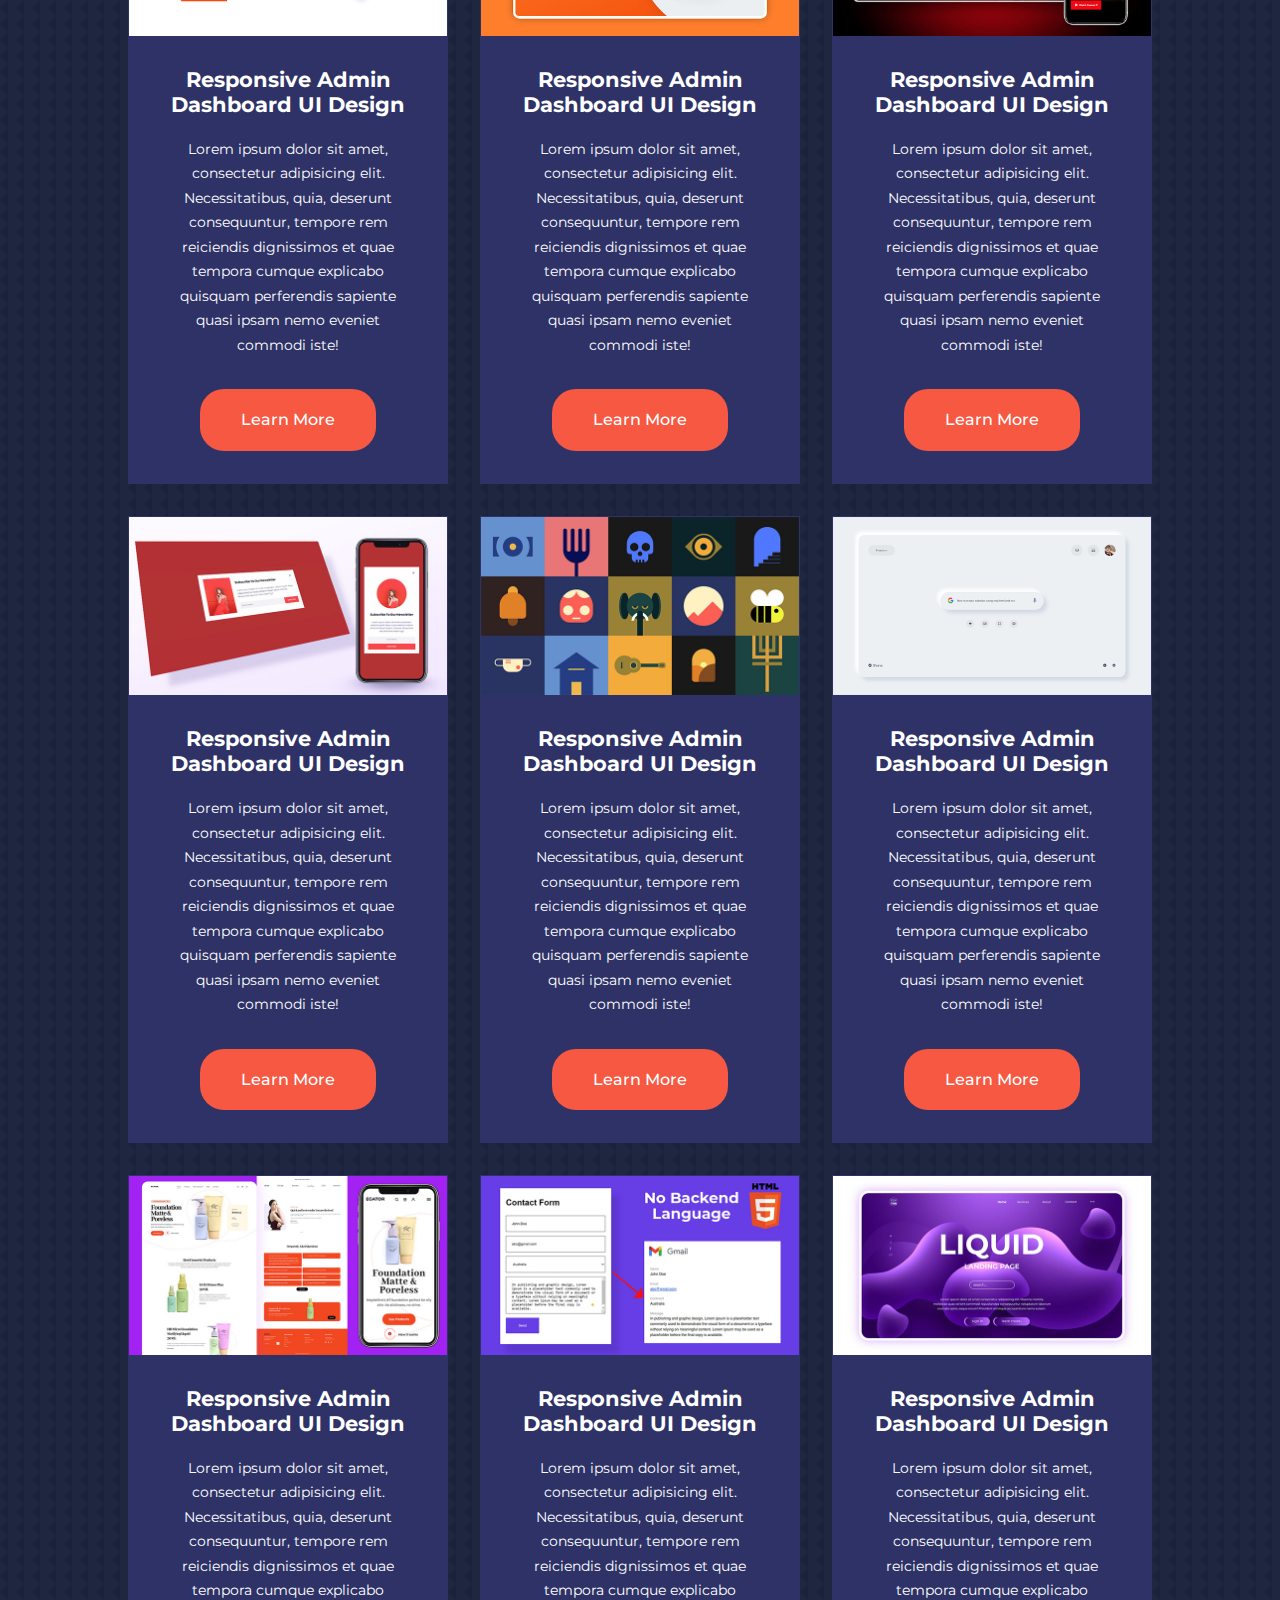
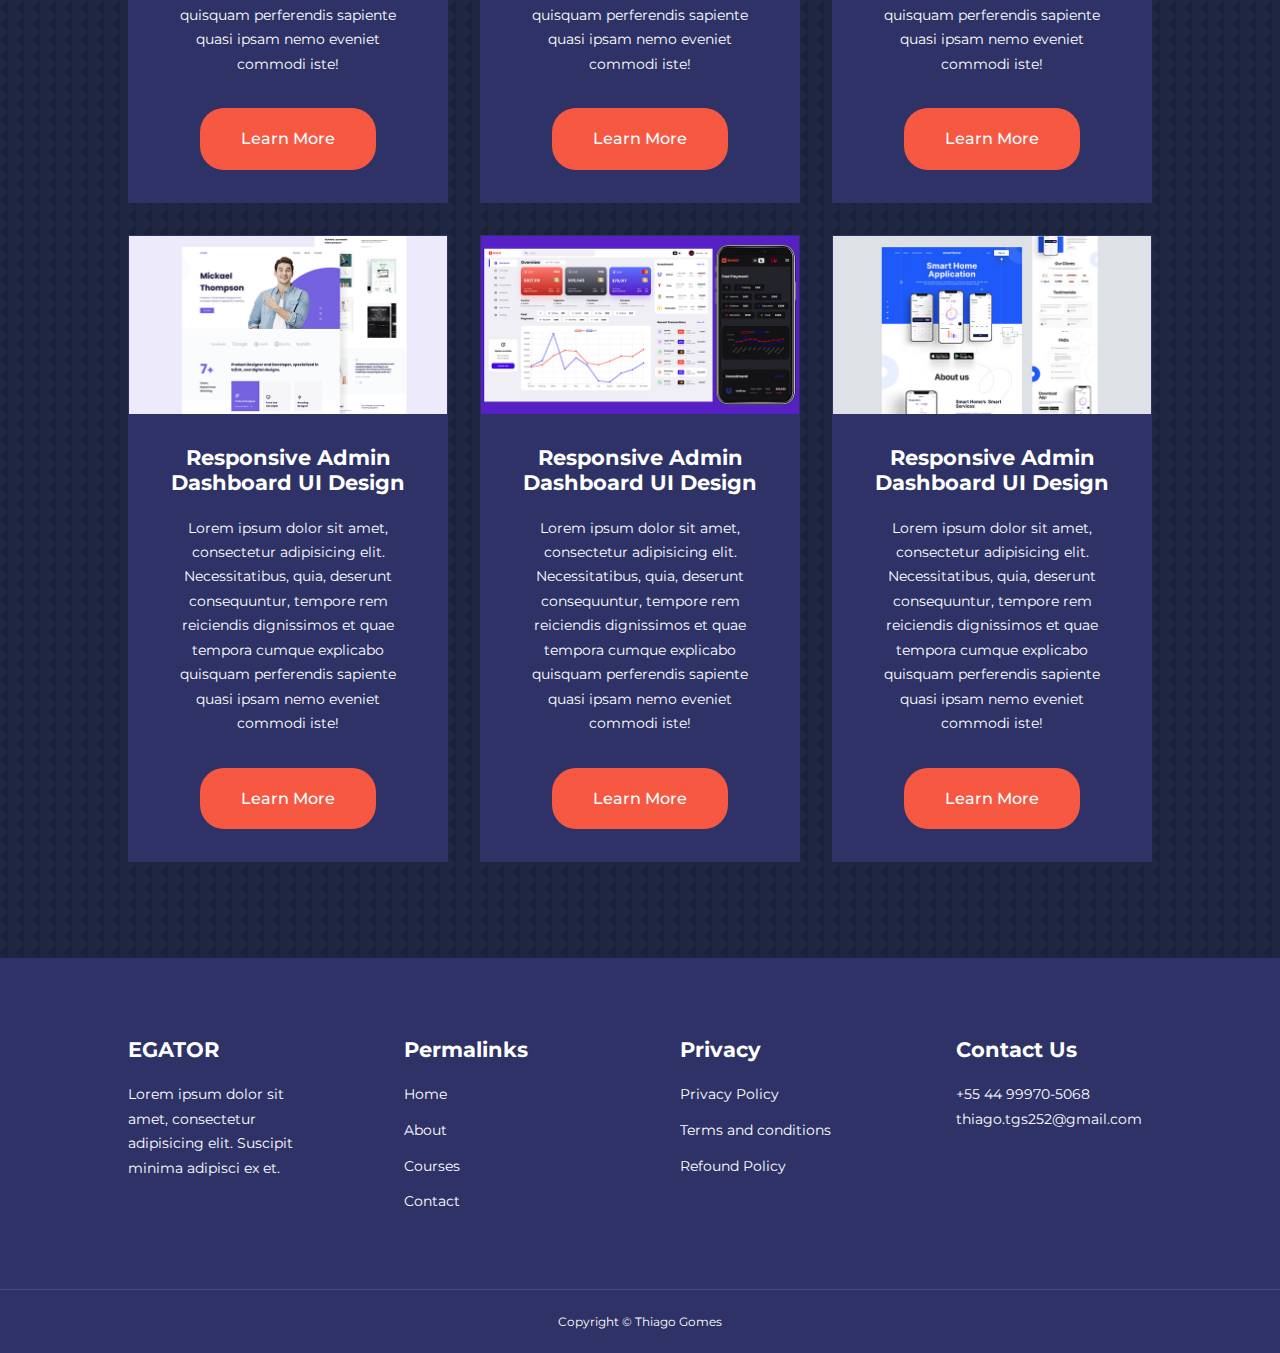
<file: courses.html>
<!DOCTYPE html>
<html lang="pt-br">
  <head>
    <meta charset="UTF-8" />
    <meta http-equiv="X-UA-Compatible" content="IE=edge" />
    <meta name="viewport" content="width=device-width, initial-scale=1.0" />
    <title>Site de cursos</title>
    <link rel="stylesheet" href="./css/style.css" />
    <style>
      .courses {
        margin-top: 1rem;
      }

      body {
        background-image: url(./images/bg-texture.png);
      }
    </style>

    <!-- ICONSCOUT -->
    <link
      rel="stylesheet"
      href="https://unicons.iconscout.com/release/v4.0.0/css/line.css"
    />

    <!-- GOOGLE FONTS (MONTSERRAT) -->
    <link rel="preconnect" href="https://fonts.googleapis.com" />
    <link rel="preconnect" href="https://fonts.gstatic.com" crossorigin />
    <link
      href="https://fonts.googleapis.com/css2?family=Montserrat:wght@300;400;500;600;700;800;900&display=swap"
      rel="stylesheet"
    />
  </head>
  <body>
    <!-- ================== NAVBAR ==================-->

    <nav>
      <div class="container nav_container">
        <a href="index.html"><h4>EGATOR</h4></a>
        <ul class="nav_menu">
          <li><a href="index.html">Home</a></li>
          <li><a href="about.html">About</a></li>
          <li><a href="courses.html">Courses</a></li>
          <li><a href="contact.html">Contact</a></li>
        </ul>
        <button id="open-menu-btn"><i class="uil uil-bars"></i></button>
        <button id="close-menu-btn"><i class="uil uil-multiply"></i></button>
      </div>
    </nav>

    <!-- ======================= COURSES =====================  -->

    <!-- ============== COURSES ============== -->

    <section class="courses">
      <div class="container courses_container">
        <article class="course">
          <div class="course_image">
            <img src="images/course1.jpg" />
          </div>
          <div class="course_info">
            <h4>Responsive Social Media Website UI Design</h4>
            <p>
              Lorem ipsum dolor sit amet, consectetur adipisicing elit.
              Necessitatibus, quia, deserunt consequuntur, tempore rem
              reiciendis dignissimos et quae tempora cumque explicabo quisquam
              perferendis sapiente quasi ipsam nemo eveniet commodi iste!
            </p>
            <a href="courses.html" class="btn btn-primary">Learn More</a>
          </div>
        </article>

        <article class="course">
          <div class="course_image">
            <img src="images/course2.jpg" />
          </div>
          <div class="course_info">
            <h4>Responsive SmartHome Website Design</h4>
            <p>
              Lorem ipsum dolor sit amet, consectetur adipisicing elit.
              Necessitatibus, quia, deserunt consequuntur, tempore rem
              reiciendis dignissimos et quae tempora cumque explicabo quisquam
              perferendis sapiente quasi ipsam nemo eveniet commodi iste!
            </p>
            <a href="courses.html" class="btn btn-primary">Learn More</a>
          </div>
        </article>

        <article class="course">
          <div class="course_image">
            <img src="images/course3.jpg" />
          </div>
          <div class="course_info">
            <h4>Responsive Admin Dashboard UI Design</h4>
            <p>
              Lorem ipsum dolor sit amet, consectetur adipisicing elit.
              Necessitatibus, quia, deserunt consequuntur, tempore rem
              reiciendis dignissimos et quae tempora cumque explicabo quisquam
              perferendis sapiente quasi ipsam nemo eveniet commodi iste!
            </p>
            <a href="courses.html" class="btn btn-primary">Learn More</a>
          </div>
        </article>

        <article class="course">
          <div class="course_image">
            <img src="images/course4.jpg" />
          </div>
          <div class="course_info">
            <h4>Responsive Admin Dashboard UI Design</h4>
            <p>
              Lorem ipsum dolor sit amet, consectetur adipisicing elit.
              Necessitatibus, quia, deserunt consequuntur, tempore rem
              reiciendis dignissimos et quae tempora cumque explicabo quisquam
              perferendis sapiente quasi ipsam nemo eveniet commodi iste!
            </p>
            <a href="courses.html" class="btn btn-primary">Learn More</a>
          </div>
        </article>

        <article class="course">
          <div class="course_image">
            <img src="images/course5.jpg" />
          </div>
          <div class="course_info">
            <h4>Responsive Admin Dashboard UI Design</h4>
            <p>
              Lorem ipsum dolor sit amet, consectetur adipisicing elit.
              Necessitatibus, quia, deserunt consequuntur, tempore rem
              reiciendis dignissimos et quae tempora cumque explicabo quisquam
              perferendis sapiente quasi ipsam nemo eveniet commodi iste!
            </p>
            <a href="courses.html" class="btn btn-primary">Learn More</a>
          </div>
        </article>

        <article class="course">
          <div class="course_image">
            <img src="images/course6.jpg" />
          </div>
          <div class="course_info">
            <h4>Responsive Admin Dashboard UI Design</h4>
            <p>
              Lorem ipsum dolor sit amet, consectetur adipisicing elit.
              Necessitatibus, quia, deserunt consequuntur, tempore rem
              reiciendis dignissimos et quae tempora cumque explicabo quisquam
              perferendis sapiente quasi ipsam nemo eveniet commodi iste!
            </p>
            <a href="courses.html" class="btn btn-primary">Learn More</a>
          </div>
        </article>

        <article class="course">
          <div class="course_image">
            <img src="images/course7.jpg" />
          </div>
          <div class="course_info">
            <h4>Responsive Admin Dashboard UI Design</h4>
            <p>
              Lorem ipsum dolor sit amet, consectetur adipisicing elit.
              Necessitatibus, quia, deserunt consequuntur, tempore rem
              reiciendis dignissimos et quae tempora cumque explicabo quisquam
              perferendis sapiente quasi ipsam nemo eveniet commodi iste!
            </p>
            <a href="courses.html" class="btn btn-primary">Learn More</a>
          </div>
        </article>

        <article class="course">
          <div class="course_image">
            <img src="images/course8.jpg" />
          </div>
          <div class="course_info">
            <h4>Responsive Admin Dashboard UI Design</h4>
            <p>
              Lorem ipsum dolor sit amet, consectetur adipisicing elit.
              Necessitatibus, quia, deserunt consequuntur, tempore rem
              reiciendis dignissimos et quae tempora cumque explicabo quisquam
              perferendis sapiente quasi ipsam nemo eveniet commodi iste!
            </p>
            <a href="courses.html" class="btn btn-primary">Learn More</a>
          </div>
        </article>

        <article class="course">
          <div class="course_image">
            <img src="images/course9.jpg" />
          </div>
          <div class="course_info">
            <h4>Responsive Admin Dashboard UI Design</h4>
            <p>
              Lorem ipsum dolor sit amet, consectetur adipisicing elit.
              Necessitatibus, quia, deserunt consequuntur, tempore rem
              reiciendis dignissimos et quae tempora cumque explicabo quisquam
              perferendis sapiente quasi ipsam nemo eveniet commodi iste!
            </p>
            <a href="courses.html" class="btn btn-primary">Learn More</a>
          </div>
        </article>

        <article class="course">
          <div class="course_image">
            <img src="images/course10.jpg" />
          </div>
          <div class="course_info">
            <h4>Responsive Admin Dashboard UI Design</h4>
            <p>
              Lorem ipsum dolor sit amet, consectetur adipisicing elit.
              Necessitatibus, quia, deserunt consequuntur, tempore rem
              reiciendis dignissimos et quae tempora cumque explicabo quisquam
              perferendis sapiente quasi ipsam nemo eveniet commodi iste!
            </p>
            <a href="courses.html" class="btn btn-primary">Learn More</a>
          </div>
        </article>

        <article class="course">
          <div class="course_image">
            <img src="images/course11.jpg" />
          </div>
          <div class="course_info">
            <h4>Responsive Admin Dashboard UI Design</h4>
            <p>
              Lorem ipsum dolor sit amet, consectetur adipisicing elit.
              Necessitatibus, quia, deserunt consequuntur, tempore rem
              reiciendis dignissimos et quae tempora cumque explicabo quisquam
              perferendis sapiente quasi ipsam nemo eveniet commodi iste!
            </p>
            <a href="courses.html" class="btn btn-primary">Learn More</a>
          </div>
        </article>

        <article class="course">
          <div class="course_image">
            <img src="images/course12.jpg" />
          </div>
          <div class="course_info">
            <h4>Responsive Admin Dashboard UI Design</h4>
            <p>
              Lorem ipsum dolor sit amet, consectetur adipisicing elit.
              Necessitatibus, quia, deserunt consequuntur, tempore rem
              reiciendis dignissimos et quae tempora cumque explicabo quisquam
              perferendis sapiente quasi ipsam nemo eveniet commodi iste!
            </p>
            <a href="courses.html" class="btn btn-primary">Learn More</a>
          </div>
        </article>

        <article class="course">
          <div class="course_image">
            <img src="images/course13.jpg" />
          </div>
          <div class="course_info">
            <h4>Responsive Admin Dashboard UI Design</h4>
            <p>
              Lorem ipsum dolor sit amet, consectetur adipisicing elit.
              Necessitatibus, quia, deserunt consequuntur, tempore rem
              reiciendis dignissimos et quae tempora cumque explicabo quisquam
              perferendis sapiente quasi ipsam nemo eveniet commodi iste!
            </p>
            <a href="courses.html" class="btn btn-primary">Learn More</a>
          </div>
        </article>

        <article class="course">
          <div class="course_image">
            <img src="images/course14.jpg" />
          </div>
          <div class="course_info">
            <h4>Responsive Admin Dashboard UI Design</h4>
            <p>
              Lorem ipsum dolor sit amet, consectetur adipisicing elit.
              Necessitatibus, quia, deserunt consequuntur, tempore rem
              reiciendis dignissimos et quae tempora cumque explicabo quisquam
              perferendis sapiente quasi ipsam nemo eveniet commodi iste!
            </p>
            <a href="courses.html" class="btn btn-primary">Learn More</a>
          </div>
        </article>

        <article class="course">
          <div class="course_image">
            <img src="images/course15.jpg" />
          </div>
          <div class="course_info">
            <h4>Responsive Admin Dashboard UI Design</h4>
            <p>
              Lorem ipsum dolor sit amet, consectetur adipisicing elit.
              Necessitatibus, quia, deserunt consequuntur, tempore rem
              reiciendis dignissimos et quae tempora cumque explicabo quisquam
              perferendis sapiente quasi ipsam nemo eveniet commodi iste!
            </p>
            <a href="courses.html" class="btn btn-primary">Learn More</a>
          </div>
        </article>

        <article class="course">
          <div class="course_image">
            <img src="images/course16.jpg" />
          </div>
          <div class="course_info">
            <h4>Responsive Admin Dashboard UI Design</h4>
            <p>
              Lorem ipsum dolor sit amet, consectetur adipisicing elit.
              Necessitatibus, quia, deserunt consequuntur, tempore rem
              reiciendis dignissimos et quae tempora cumque explicabo quisquam
              perferendis sapiente quasi ipsam nemo eveniet commodi iste!
            </p>
            <a href="courses.html" class="btn btn-primary">Learn More</a>
          </div>
        </article>

        <article class="course">
          <div class="course_image">
            <img src="images/course17.jpg" />
          </div>
          <div class="course_info">
            <h4>Responsive Admin Dashboard UI Design</h4>
            <p>
              Lorem ipsum dolor sit amet, consectetur adipisicing elit.
              Necessitatibus, quia, deserunt consequuntur, tempore rem
              reiciendis dignissimos et quae tempora cumque explicabo quisquam
              perferendis sapiente quasi ipsam nemo eveniet commodi iste!
            </p>
            <a href="courses.html" class="btn btn-primary">Learn More</a>
          </div>
        </article>

        <article class="course">
          <div class="course_image">
            <img src="images/course18.jpg" />
          </div>
          <div class="course_info">
            <h4>Responsive Admin Dashboard UI Design</h4>
            <p>
              Lorem ipsum dolor sit amet, consectetur adipisicing elit.
              Necessitatibus, quia, deserunt consequuntur, tempore rem
              reiciendis dignissimos et quae tempora cumque explicabo quisquam
              perferendis sapiente quasi ipsam nemo eveniet commodi iste!
            </p>
            <a href="courses.html" class="btn btn-primary">Learn More</a>
          </div>
        </article>
      </div>
    </section>

    <!-- ==================== FOOTER ===================== -->

    <footer>
      <div class="container footer_container">
        <div class="footer_1">
          <a href="index.html" class="footer_logo"><h4>EGATOR</h4></a>
          <p>
            Lorem ipsum dolor sit amet, consectetur adipisicing elit. Suscipit
            minima adipisci ex et.
          </p>
        </div>

        <div class="footer_2">
          <h4>Permalinks</h4>
          <ul class="permalinks">
            <li><a href="index.html"></a>Home</li>
            <li><a href="about.html"></a>About</li>
            <li><a href="courses.html"></a>Courses</li>
            <li><a href="contact.html"></a>Contact</li>
          </ul>
        </div>

        <div class="footer_3">
          <h4>Privacy</h4>
          <ul class="privacy">
            <li><a href="#"></a>Privacy Policy</li>
            <li><a href="#"></a>Terms and conditions</li>
            <li><a href="#"></a>Refound Policy</li>
          </ul>
        </div>

        <div class="footer_4">
          <h4>Contact Us</h4>
          <div>
            <p>+55 44 99970-5068</p>
            <p>thiago.tgs252@gmail.com</p>
          </div>

          <ul class="footer_socials">
            <li>
              <a href="https://www.instagram.com/thiagogs2_/" target="_blank"
                ><i class="uil uil-instagram-alt"></i
              ></a>
            </li>
            <li>
              <a href="https://github.com/ThiagoGs202" target="_blank"
                ><i class="uil uil-github"></i
              ></a>
            </li>
            <li>
              <a
                href="https://www.linkedin.com/in/thiago-gomes252/"
                target="_blank"
                ><i class="uil uil-linkedin-alt"></i
              ></a>
            </li>
          </ul>
        </div>
      </div>
      <div class="footer_copyright">
        <small>Copyright &copy; Thiago Gomes</small>
      </div>
    </footer>

    <!-- ============== JAVASCRIPT ============= -->

    <script src="main.js"></script>

    <!-- FIM  -->
  </body>
</html>
</file>
<file: css/style.css>
:root {
  --color-primary: #7c73ff;
  --color-succes: #00bf8e;
  --color-warning: #f7c94b;
  --color-danger: #f75842;
  --color-danger-variant: rgba(247, 88, 66, 0.7);
  --color-light: rgba(255, 255, 255, 0.7);
  --color-bg: #1f2641;
  --color-bg1: #2e3267;
  --color-bg2: #424890;

  --container-width-lg: 80%;
  --container-width-md: 90%;
  --container-width-sm: 94%;

  --transition: all 400ms ease;
}

* {
  margin: 0;
  padding: 0;
  border: 0;
  outline: 0;
  text-decoration: none;
  list-style: none;
  box-sizing: border-box;
}

body {
  font-family: "Montserrat", sans-serif;
  line-height: 1.7;
  color: white;
  background: var(--color-bg);
}

.container {
  width: var(--container-width-lg);
  margin: 0 auto;
}

section {
  padding: 6rem 0;
}

section h2 {
  text-align: center;
  margin-bottom: 4rem;
}

h1,
h2,
h3,
h4,
h5 {
  line-height: 1.2;
}

h1 {
  font-size: 2.4rem;
}

h2 {
  font-size: 2rem;
}

h3 {
  font-size: 1.6rem;
}

h4 {
  font-size: 1.3rem;
}

a {
  color: white;
}

img {
  width: 100%;
  display: block;
  object-fit: cover;
}

.btn {
  display: inline-block;
  background: white;
  color: black;
  padding: 1rem 2.5rem;
  border: 1px solid transparent;
  border-radius: 1.5rem;
  font-weight: 500;
  transition: var(--transition);
}

.btn:hover {
  background: transparent;
  color: white;
  border-color: white;
}

.btn-primary {
  background: var(--color-danger);
  color: white;
}

/* ================ NAVBAR ================= */

nav {
  background: transparent;
  width: 100vw;
  height: 5rem;
  position: fixed;
  top: 0;
  z-index: 11;
}

/* change navbar styles on scroll using js */
.window-scroll {
  background: var(--color-primary);
  box-shadow: 0 1rem 2rem rgba(0, 0, 0, 0.6);
}

.nav_container {
  height: 100%;
  display: flex;
  justify-content: space-between;
  align-items: center;
}

nav button {
  display: none;
}

.nav_menu {
  display: flex;
  align-items: center;
  gap: 4rem;
}

.nav_menu a {
  font-size: 0.9rem;
  transition: var(--transition);
}

.nav_menu a:hover {
  color: var(--color-bg2);
}

/* ================ HEADER =============== */

header {
  position: relative;
  top: 5rem;
  overflow: hidden;
  height: 70vh;
  margin-bottom: 5rem;
}

.header_container {
  display: grid;
  grid-template-columns: 1fr 1fr;
  align-items: center;
  gap: 5rem;
  height: 100%;
}

.header_left p {
  margin: 1rem 0 2.4rem;
}

/* ================ CATEGORIES ================= */

.categories {
  background: var(--color-bg1);
  height: 35rem;
}

.categories h1 {
  line-height: 1;
  margin-bottom: 3rem;
}

.categories_container {
  display: grid;
  grid-template-columns: 40% 60%;
}

.categories_left p {
  margin: 1rem 0 3rem;
}

.categories_right {
  display: grid;
  grid-template-columns: repeat(3, 1fr);
  gap: 1.2rem;
}

.category {
  background: var(--color-bg2);
  padding: 2rem;
  border-radius: 2rem;
  transition: var(--transition);
}

.category:hover {
  box-shadow: 0 3rem 3rem rgba(0, 0, 0, 0.6);
  z-index: 1;
}

.category:nth-child(2) .category_icon {
  background: var(--color-danger);
}

.category:nth-child(3) .category_icon {
  background: var(--color-succes);
}

.category:nth-child(4) .category_icon {
  background: var(--color-warning);
}

.category:nth-child(5) .category_icon {
  background: var(--color-succes);
}

.category_icon {
  background: var(--color-primary);
  padding: 0.7rem;
  border-radius: 0.9rem;
}

.category h5 {
  margin: 2rem 0 1rem;
}

.category p {
  font-size: 0.85rem;
}

/* ============= POPULAR COURSES ============= */

.courses {
  margin-top: 10rem;
}

.courses_container {
  display: grid;
  grid-template-columns: repeat(3, 1fr);
  gap: 2rem;
  transition: var(--transition);
}

.course {
  background: var(--color-bg1);
  text-align: center;
  border: 1px solid transparent;
}

.course:hover {
  background: transparent;
  border-color: var(--color-primary);
}

.course_info {
  padding: 2rem;
}

.course_info p {
  margin: 1.2rem 0 2rem;
  font-size: 0.9rem;
}

/* ============ FAQS ============= */

.faqs {
  background: var(--color-bg1);
  box-shadow: inset 0 0 3rem rgba(0, 0, 0, 0.6);
}

.faqs_container {
  display: grid;
  grid-template-columns: 1fr 1fr;
  gap: 1rem;
}

.faq {
  padding: 2rem;
  display: flex;
  align-items: center;
  gap: 1.4rem;
  height: fit-content;
  background: var(--color-primary);
  cursor: pointer;
}

.faq h4 {
  font-size: 1rem;
  line-height: 2.2;
}

.faq_icon {
  align-self: flex-start;
  font-size: 1.2rem;
}

.faq p {
  margin-top: 0.8rem;
  display: none;
}

.faq.open p {
  display: block;
}

/* =============== TESTIMONIALS ================ */

.testimonials_container {
  overflow-x: hidden;
  position: relative;
  margin-bottom: 5rem;
}

.testimonial {
  padding-top: 2rem;
}

.avatar {
  width: 6rem;
  height: 6rem;
  border-radius: 50%;
  overflow: hidden;
  margin: 0 auto 1rem;
  border: 0.4rem solid var(--color-bg1);
}

.testimonial_info {
  text-align: center;
}

.testimonial_body {
  background: var(--color-primary);
  padding: 2rem;
  margin-top: 3rem;
  position: relative;
}

.testimonial_body::before {
  content: "";
  display: block;
  background: linear-gradient(
    135deg,
    transparent,
    var(--color-primary),
    var(--color-primary),
    var(--color-primary)
  );
  width: 3rem;
  height: 3rem;
  position: absolute;
  left: 50%;
  top: -1.5rem;
  transform: rotate(45deg);
}

/* ============== FOOTER ============ */

footer {
  background: var(--color-bg1);
  padding-top: 5rem;
  font-size: 0.9rem;
}

.footer_container {
  display: grid;
  grid-template-columns: repeat(4, 1fr);
  gap: 5rem;
}

.footer_container > div h4 {
  margin-bottom: 1.2rem;
}

.footer_1 p {
  margin: 1rem 0 2rem;
}

footer ul li {
  margin-bottom: 0.7rem;
}

footer ul li a:hover {
  text-decoration: underline;
}

.footer_socials {
  display: flex;
  gap: 1rem;
  font-size: 1.2rem;
  margin-top: 2rem;
}

.footer_copyright {
  text-align: center;
  margin-top: 4rem;
  padding: 1.2rem 0;
  border-top: 1px solid var(--color-bg2);
}

/* =============== MEDIA QUERIES (TABLETS) ================= */

@media screen and (max-width: 1024px) {
  .container {
    width: var(--container-width-md);
  }

  h1 {
    font-size: 2.2rem;
  }

  h2 {
    font-size: 1.7rem;
  }

  h3 {
    font-size: 1.4rem;
  }

  h4 {
    font-size: 1.2rem;
  }

  /* =================== NAVBAR =================== */

  nav button {
    display: inline-block;
    background: transparent;
    font-size: 1.8rem;
    color: white;
    cursor: pointer;
  }

  nav button#close-menu-btn {
    display: none;
  }

  .nav_menu {
    position: fixed;
    top: 5rem;
    right: 5%;
    height: fit-content;
    width: 18rem;
    flex-direction: column;
    gap: 0;
    display: none;
  }

  .nav_menu li {
    width: 100%;
    height: 5.8rem;
    animation: animateNavItems 400ms linear forwards;
    transform-origin: top right;
    opacity: 0;
  }

  .nav_menu li:nth-child(2) {
    animation-delay: 200ms;
  }

  .nav_menu li:nth-child(3) {
    animation-delay: 400ms;
  }

  .nav_menu li:nth-child(4) {
    animation-delay: 600ms;
  }

  @keyframes animateNavItems {
    0% {
      transform: rotateZ(-90deg) rotateX(90deg) scale(0.1);
    }
    100% {
      transform: rotateZ(0) rotateX(0) scale(1);
      opacity: 1;
    }
  }

  .nav_menu li a {
    background: var(--color-primary);
    box-shadow: -4rem 6rem 10rem rgba(0, 0, 0, 0.6);
    width: 100%;
    height: 100%;
    display: grid;
    place-items: center;
  }

  .nav_menu li a:hover {
    background: var(--color-bg2);
    color: white;
  }

  /* ================== HEADER ================== */

  header {
    height: 52vh;
    margin-bottom: 4rem;
  }

  .header_container {
    gap: 0;
    padding-bottom: 3rem;
  }

  /* ==================== CATEGORIES =============== */

  .categories {
    height: auto;
  }

  .categories_container {
    grid-template-columns: 1fr;
    gap: 3rem;
  }

  .categories_left {
    margin-right: 0;
  }

  /* ================ POPULAR COURSES ================ */

  .courses {
    margin-top: 0;
  }

  .courses_container {
    grid-template-columns: 1fr 1fr;
  }

  /* ======================= FAQs =================== */

  .faqs_container {
    grid-template-columns: 1fr;
  }

  .faq {
    padding: 1.5rem;
  }

  /* ================ FOOTER =================== */

  .footer_container {
    grid-template-columns: 1fr 1fr;
  }
}

/* ======================== MEDIA QUERIES (PHONES) ====================== */

@media screen and (max-width: 600px) {
  .container {
    width: var(--container-width-sm);
  }

  /* ============== NAVBAR =============== */

  .nav_menu {
    right: 3%;
  }

  /* =============== HEADER ================ */

  header {
    height: 100vh;
  }

  .header_container {
    grid-template-columns: 1fr;
    text-align: center;
    margin-top: 0rem;
  }

  .header_left {
    margin-bottom: 1.3rem;
  }

  /* ================= CATEGORIES ================= */

  .categories_right {
    grid-template-columns: 1fr 1fr;
    gap: 0.7rem;
  }

  .category {
    padding: 1rem;
    border-radius: 1rem;
  }

  .category_icon {
    margin-top: 4px;
    display: inline-block;
  }

  /* ================= POPULAR COURSES =============== */

  .courses_container{
    grid-template-columns: 1fr;
  }

  /* ================ TESTIMONIALS ================== */

  .testimonial_body{
    padding: 1.2rem;
  }

  /* ============== FOOTER =============== */

  .footer_container{
    grid-template-columns: 1fr;
    text-align: center;
    gap: 2rem;
  }

  .footer_1 p{
    margin: 1rem auto;
  }

  .footer_socials{
    justify-content: center;
  }
}
</file>
<file: css/about.css>
.about_achievements{
    margin-top: 3rem;
}

.about_achievements-container{
    display: grid;
    grid-template-columns: 40% 60%;
    gap: 5rem;
}

.about_achievements-right > p{
    margin: 1.6rem 0 2.5rem;
}

.achievements_cards{
    display: grid;
    grid-template-columns: repeat(3, 1fr);
    gap: 1.5rem;
}

.achievement_card{
    background: var(--color-bg1);
    padding: 1.6rem;
    border-radius: 1rem;
    text-align: center;
    transition: var(--transition);
}

.achievement_card:hover{
    background: var(--color-bg2);
    box-shadow: 0 3rem 3rem rgba(0, 0, 0, 0.6);
}

.achievement_icon{
    background: var(--color-danger);
    padding: 0.6rem;
    border-radius: 1rem;
    display: inline-block;
    margin-bottom: 2rem;
    font-size: 2rem;
}

.achievement_card:nth-child(2) .achievement_icon{
    background: var(--color-succes);
}

.achievement_card:nth-child(3) .achievement_icon{
    background: var(--color-primary);
}

.achievement_card p{
    margin-top: 1rem;
}

/* ================= TEAM =============== */

.team{
    background: var(--color-bg1);
    box-shadow: inset 0 0 3rem rgba(0, 0, 0, 0.6);
}

.team_container{
    display: grid;
    grid-template-columns: repeat(4, 1fr);
    gap: 2rem;
}

.team_member{
    background: var(--color-bg2);
    padding: 2rem;
    border: 1px solid transparent;
    border-radius: 1rem;
    transition: var(--transition);
    position: relative;
    overflow: hidden;
}

.team_member:hover{
    background: transparent;
    border-color: var(--color-primary);
}

.team_member-image img{
    filter: saturate(0)
}

.team_member:hover img{
    filter: saturate(1);
}

.team_member-info *{
    text-align: center;
    margin-top: 1.4rem;
}

.team_member-info p{
    color: white;
}

.team_member-socials{
    position: absolute;
    top: 50%;
    transform: translateY(-50%);
    right: -100%;
    display: flex;
    flex-direction: column;
    background: var(--color-primary);
    border-radius: 1rem 0 0 1rem;
    box-shadow: -2rem 0 2rem rgba(0, 0, 0, 0.3);
    transition: var(--transition);
}

.team_member:hover .team_member-socials{
    right: 0;
}

.team_member-socials a{
    padding: 1rem;
}

/* ================ MEDIA QUERIES (TABLETS) ================== */

@media screen and (max-width: 1024px){
    .about_achievements{
        margin-top: 2rem;
    }

    .about_achievements-container{
        grid-template-columns: 1fr;
        gap: 4rem;
    }

    .about_achievements-left{
        width: 80%;
        margin: 0 auto;
    }

    .team_container{
        grid-template-columns: repeat(3, 1fr);
        gap: 1.5rem;
    }

    .team_member{
        padding: 1rem;
    }
}

/* ================ MEDIA QUERIES (PHONES) ================== */

@media screen and (max-width: 600px){
    .achievements_cards{
        grid-template-columns: 1fr 1fr;
        gap: 0.7rem;
    }

    .team_container{
        grid-template-columns: 1fr 1fr;
        gap: 0.7rem;
    }

    .team_member{
        padding: 0;
    }

    .team_member p{
        margin-bottom: 1.5rem;
    }
}
</file>
<file: css/contact.css>
.contact_container {
  background: var(--color-bg1);
  padding: 4rem;
  display: grid;
  grid-template-columns: 40% 60%;
  gap: 4rem;
  height: 30rem;
  margin: 7rem auto;
  border-radius: 1rem;
}

/* =================== ASIDE =================== */

.contact_aside {
  background: var(--color-primary);
  padding: 3rem;
  border-radius: 1rem;
  position: relative;
  bottom: 10rem;
}

.aside_image {
  width: 12rem;
  margin-bottom: 2rem;
}

.contact_aside h2 {
  text-align: left;
  margin-bottom: 1rem;
}

.contact_aside p {
  font-size: 0.9rem;
  margin-bottom: 2rem;
}

.contact_details li {
  display: flex;
  gap: 1rem;
  align-items: center;
  margin-bottom: 1rem;
}

.contact_socials {
  display: flex;
  gap: 0.8rem;
  margin-top: 3rem;
}

.contact_socials a {
  background: var(--color-bg2);
  padding: 0.5rem;
  border-radius: 50%;
  font-size: 0.9rem;
  transition: var(--transition);
}

.contact_socials a:hover {
  background: transparent;
}

/* ============== FORM ================== */

.contact_form {
  display: flex;
  flex-direction: column;
  gap: 1.2rem;
  margin-right: 4rem;
}

.form_name {
  display: flex;
  gap: 1.2rem;
}

.contact_form input[type="text"] {
  width: 50%;
}

input,
textarea {
  width: 100%;
  padding: 1rem;
  background: var(--color-bg);
  color: white;
}

.contact_form .btn {
  width: 15rem;
  border-radius: 0.8rem;
  cursor: pointer;
  margin-top: 1rem;
}

/* ================= MEDIA QUERIES (TABLETS) ================= */

@media screen and (max-width: 1024px) {
    .contact{
        padding-bottom: 0;
    }

    .contact_container{
        gap: 1.5rem;
        margin-top: 3rem;
        height: auto;
        padding: 1.5rem;
    }

    .contact_aside{
        width: auto;
        padding: 1.5rem;
        bottom: 0;
    }

    .contact_form{
        align-self: center;
        margin-right: 1.5rem;
    }
}

/* ================= MEDIA QUERIES (PHONES) ================= */

@media screen and (max-width: 600px) {
    .contact_container{
        grid-template-columns: 1fr;
        gap: 3rem;
        margin-top: 0;
        padding: 0;
    }

    .contact_form{
        margin: 0 1.5rem 3rem;
    }

    .form_name{
        flex-direction: column;
    }

    .form_name input[type="text"]{
        width: 100%;
    }
}
</file>
